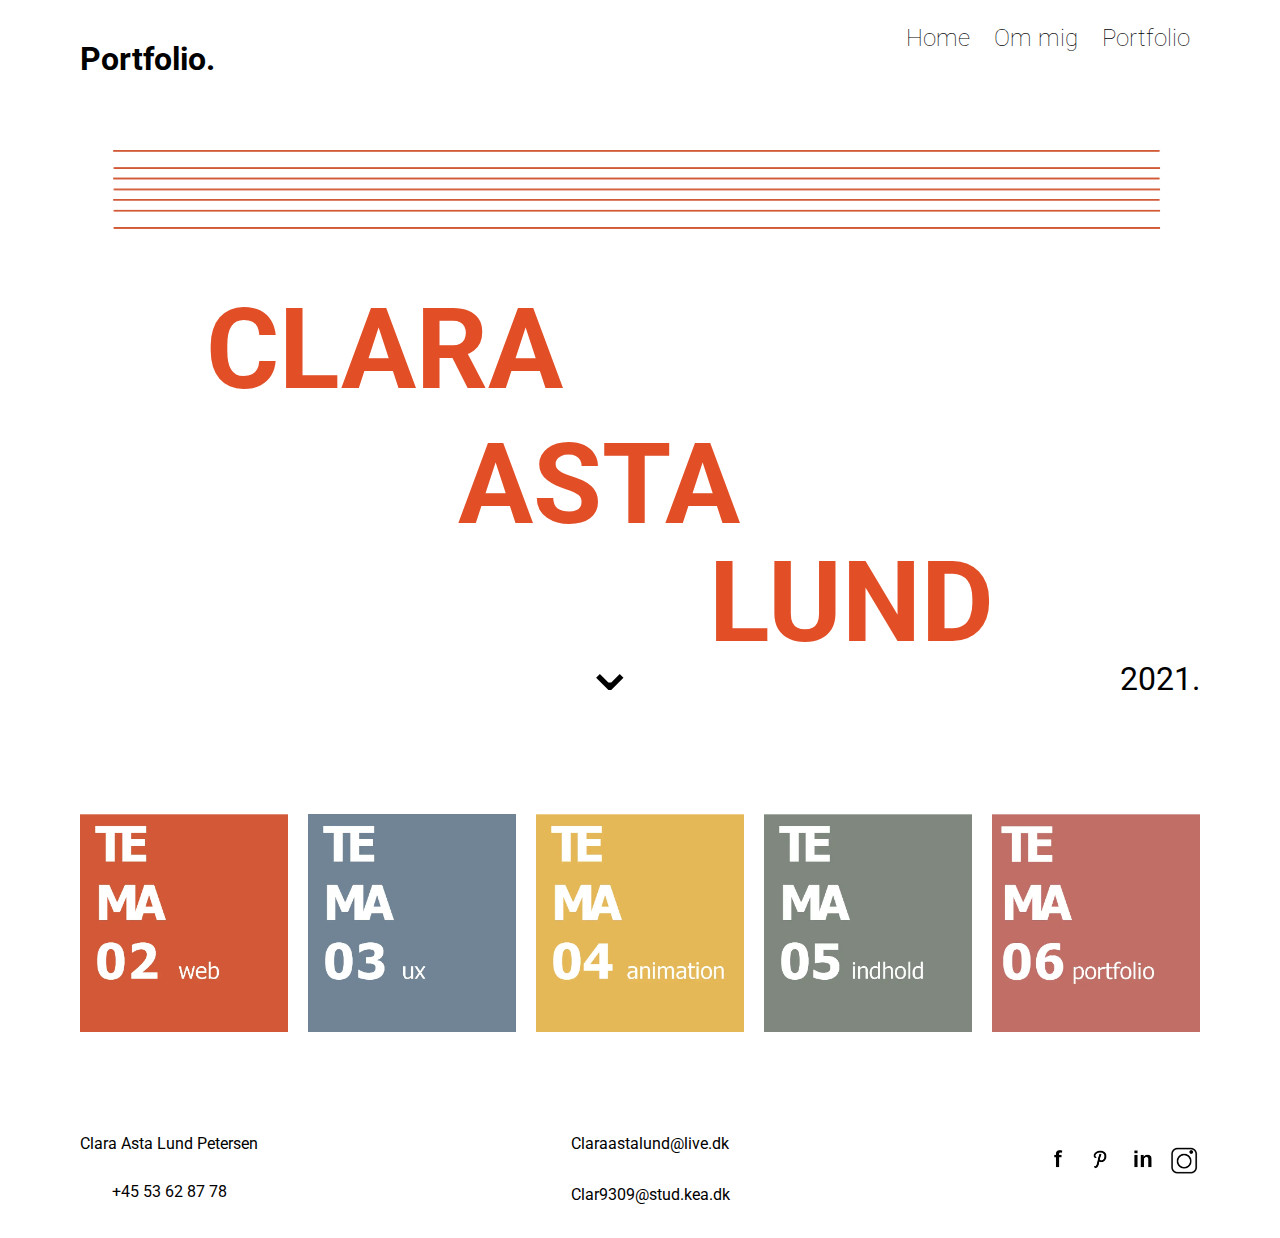
<file: index.html>
<!DOCTYPE html>
<html lang="en">
  <head>
    <meta charset="UTF-8" />
    <meta http-equiv="X-UA-Compatible" content="IE=edge" />
    <meta name="viewport" content="width=device-width, initial-scale=1.0" />
    <meta
      name="keywords"
      content="multimediedesigner, kea, københavns erhvervsøkonomi, portfolio, refleksioner, om mig, test, website"
    />
    <link rel="preconnect" href="https://fonts.gstatic.com" />
    <link
      href="https://fonts.googleapis.com/css2?family=Roboto:ital,wght@0,100;0,400;0,900;1,300&display=swap"
      rel="stylesheet"
    />
    <link rel="stylesheet" href="style.css" />
    <link rel="icon" href="home_img/ikon.svg" />

    <title>Home</title>
  </head>
  <body>
    <header>
      <a href="index.html"> <h3>Portfolio.</h3></a>
      <nav>
        <div id="menuknap">☰</div>
        <ul id="menu" class="hidden">
          <li><a href="index.html">Home</a></li>
          <li><a href="cv.html">Om mig</a></li>
          <li><a href="portfolio.html">Portfolio</a></li>
        </ul>
      </nav>
    </header>
    <main>
      <section id="home_section">
        <h1 class="h1_1">CLARA</h1>

        <h1 class="h1_2">ASTA</h1>

        <h1 class="h1_3">LUND</h1>

        <p class="intro">2021.</p>
        <a href="#genveje_img"> <div class="pil_ned">⌄</div></a>
      </section>
      <section id="genveje_img">
        <div class="section_wrapper">
          <div class="tema2">
            <a href="02_web.html">
              <img src="portfolio_img/tema2.webp" alt="tema" />
            </a>
          </div>

          <div class="tema3">
            <a href="03_ux.html">
              <img src="portfolio_img/tema3.webp" alt="tema" />
            </a>
          </div>
          <div class="tema4">
            <a href="04_animation.html">
              <img src="portfolio_img/tema4.webp" alt="tema" />
            </a>
          </div>
          <div class="tema5">
            <a href="05_indhold.html">
              <img src="portfolio_img/tema5.webp" alt="tema" />
            </a>
          </div>
          <div class="tema6">
            <a href="06_portfolio.html">
              <img src="portfolio_img/tema6.webp" alt="tema" />
            </a>
          </div>
        </div>
      </section>
    </main>

    <section id="footer">
      <div class="telefon">
        <p>Clara Asta Lund Petersen</p>
        <p>
          <a href="tel:+4553628778">+45 53 62 87 78</a>
        </p>
      </div>

      <div class="mail">
        <p>
          <a href="mailto:claraastalund@live.dk">Claraastalund@live.dk</a>
        </p>
        <p>
          <a href="mailto:clar9309@stud.kea.dk">Clar9309@stud.kea.dk</a>
        </p>
      </div>

      <div class="sociale_medier">
        <div class="facebook">
          <a href="https://www.facebook.com/clara.lundpetersen.5">
            <img src="home_img/facebook.png" alt="facebook" />
          </a>
        </div>

        <div class="pinterest">
          <a href="https://www.pinterest.dk/claraastalund/_saved/">
            <img src="home_img/pinterest.png" alt="pinterest" />
          </a>
        </div>
        <div class="linkedin">
          <a href="https://www.linkedin.com/feed/">
            <img src="home_img/linkedin.png" alt="linkedin"
          /></a>
        </div>
        <div class="instagram">
          <a href="https://www.instagram.com/claralundp/">
            <img src="home_img/instagram.png" alt="instagram" />
          </a>
        </div>
      </div>
    </section>

    <script src="script.js"></script>
  </body>
</html>
</file>
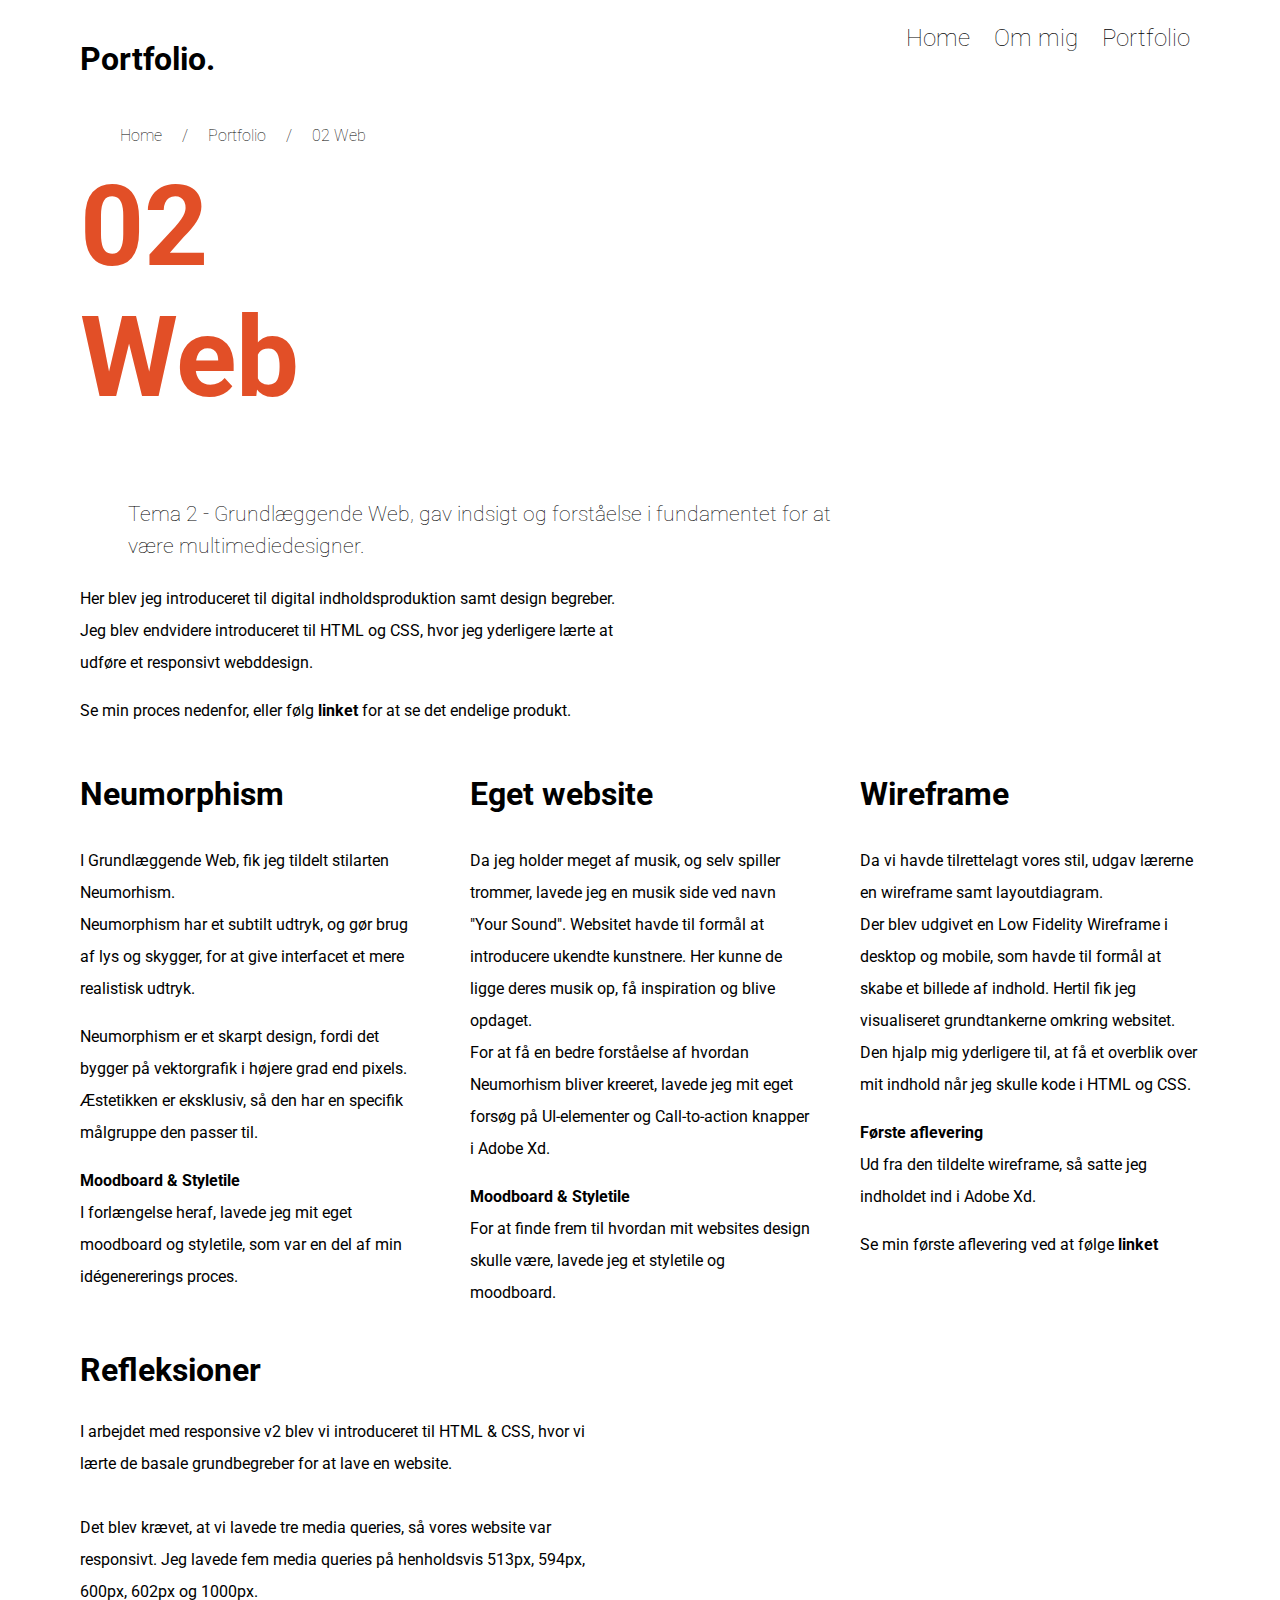
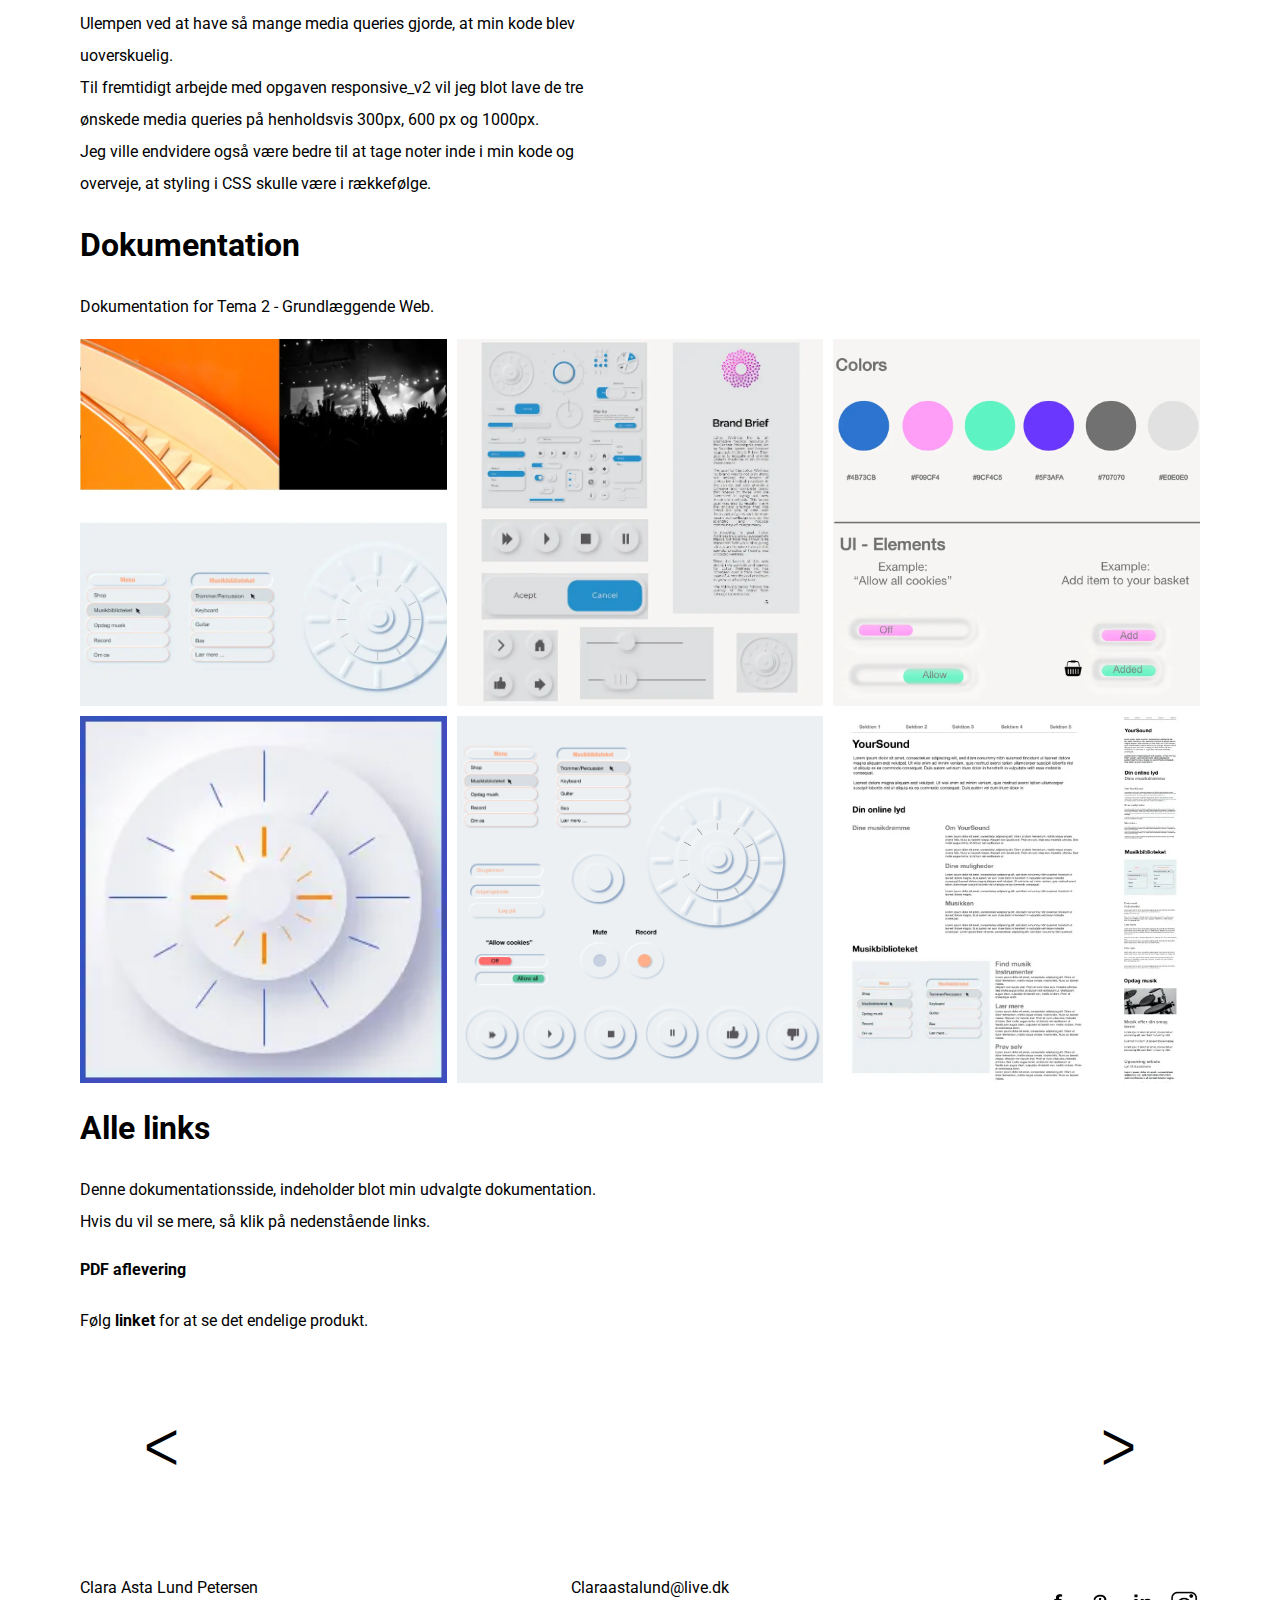
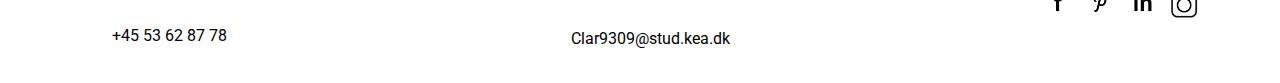
<file: 02_web.html>
<!DOCTYPE html>
<html lang="en">
  <head>
    <meta charset="UTF-8" />
    <meta http-equiv="X-UA-Compatible" content="IE=edge" />
    <meta name="viewport" content="width=device-width, initial-scale=1.0" />

    <meta
      name="keywords"
      content="multimediedesigner, kea, københavns erhvervsøkonomi, portfolio, refleksioner, om mig, test, website"
    />
    <link rel="preconnect" href="https://fonts.gstatic.com" />
    <link
      href="https://fonts.googleapis.com/css2?family=Roboto:ital,wght@0,100;0,400;0,900;1,300&display=swap"
      rel="stylesheet"
    />
    <link rel="stylesheet" href="style.css" />
    <link rel="icon" href="home_img/ikon.svg" />
    <title>02 Web</title>
  </head>
  <body>
    <header>
      <a href="index.html"> <h3>Portfolio.</h3></a>

      <nav>
        <div id="menuknap">☰</div>
        <ul id="menu" class="hidden">
          <li><a href="index.html">Home</a></li>
          <li><a href="cv.html">Om mig</a></li>
          <li><a href="portfolio.html">Portfolio</a></li>
        </ul>
      </nav>
    </header>
    <main>
      <section id="web_section">
        <ul class="breadcrumb">
          <li><a href="index.html">Home</a></li>
          <li><a href="portfolio.html">Portfolio</a></li>
          <li>02 Web</li>
        </ul>
        <h1>02 <br />Web</h1>
        <p class="citat">
          Tema 2 - Grundlæggende Web, gav indsigt og forståelse i fundamentet
          for at være multimediedesigner.
        </p>
        <p>
          Her blev jeg introduceret til digital indholdsproduktion samt design
          begreber. <br />
          Jeg blev endvidere introduceret til HTML og CSS, hvor jeg yderligere
          lærte at udføre et responsivt webddesign.
        </p>

        <p>
          <a href="https://claralund.dk/kea/02_web/04_responsive/responsive_v2/"
            >Se min proces nedenfor, eller følg <b>linket</b> for at se det
            endelige produkt.</a
          >
        </p>

        <div class="section_wrapper">
          <div class="col">
            <div class="top">
              <h3>Neumorphism</h3>
              <p>
                I Grundlæggende Web, fik jeg tildelt stilarten Neumorhism.
                <br />
                Neumorphism har et subtilt udtryk, og gør brug af lys og
                skygger, for at give interfacet et mere realistisk udtryk.
              </p>
              <p>
                Neumorphism er et skarpt design, fordi det bygger på
                vektorgrafik i højere grad end pixels. Æstetikken er eksklusiv,
                så den har en specifik målgruppe den passer til.
              </p>

              <p>
                <b>Moodboard & Styletile</b> <br />
                I forlængelse heraf, lavede jeg mit eget moodboard og styletile,
                som var en del af min idégenererings proces.
              </p>
            </div>
          </div>
          <div class="col">
            <div class="top">
              <h3>Eget website</h3>
              <p>
                Da jeg holder meget af musik, og selv spiller trommer, lavede
                jeg en musik side ved navn "Your Sound". Websitet havde til
                formål at introducere ukendte kunstnere. Her kunne de ligge
                deres musik op, få inspiration og blive opdaget. <br />
                For at få en bedre forståelse af hvordan Neumorhism bliver
                kreeret, lavede jeg mit eget forsøg på UI-elementer og
                Call-to-action knapper i Adobe Xd.
              </p>

              <p>
                <b>Moodboard & Styletile</b> <br />
                For at finde frem til hvordan mit websites design skulle være,
                lavede jeg et styletile og moodboard.
              </p>
            </div>
          </div>
          <div class="col">
            <div class="top">
              <h3>Wireframe</h3>
              <p>
                Da vi havde tilrettelagt vores stil, udgav lærerne en wireframe
                samt layoutdiagram. <br />
                Der blev udgivet en Low Fidelity Wireframe i desktop og mobile,
                som havde til formål at skabe et billede af indhold. Hertil fik
                jeg visualiseret grundtankerne omkring websitet. Den hjalp mig
                yderligere til, at få et overblik over mit indhold når jeg
                skulle kode i HTML og CSS.
              </p>

              <p>
                <b>Første aflevering</b> <br />
                Ud fra den tildelte wireframe, så satte jeg indholdet ind i
                Adobe Xd.
              </p>
              <p>
                <a
                  href="https://xd.adobe.com/view/f529b0e8-a034-4924-8332-1affce6744f2-a07a/?fullscreen"
                  >Se min første aflevering ved at følge <b>linket</b>
                </a>
              </p>
            </div>
          </div>
        </div>
      </section>

      <!-- Reflektioner -->

      <section id="refleksion_section">
        <h2>Refleksioner</h2>
        <p>
          I arbejdet med responsive v2 blev vi introduceret til HTML & CSS, hvor
          vi lærte de basale grundbegreber for at lave en website. <br />
          <br />
          Det blev krævet, at vi lavede tre media queries, så vores website var
          responsivt. Jeg lavede fem media queries på henholdsvis 513px, 594px,
          600px, 602px og 1000px. <br />
          Ulempen ved at have så mange media queries gjorde, at min kode blev
          uoverskuelig. <br />
          Til fremtidigt arbejde med opgaven responsive_v2 vil jeg blot lave de
          tre ønskede media queries på henholdsvis 300px, 600 px og 1000px.
          <br />
          Jeg ville endvidere også være bedre til at tage noter inde i min kode
          og overveje, at styling i CSS skulle være i rækkefølge.
        </p>
      </section>

      <!-- Dokumentation -->

      <section id="doku_section">
        <h2>Dokumentation</h2>
        <p>Dokumentation for Tema 2 - Grundlæggende Web.</p>
        <div class="section_wrapper">
          <div class="doku1">
            <img
              src="02_web/moodboard_ys_02.webp"
              alt="img1"
              style="width: 100%"
            />
          </div>
          <div class="doku2">
            <img
              src="02_web/02_moodboard.webp"
              alt="img1"
              style="width: 100%"
            />
          </div>
          <div class="doku3">
            <img
              src="02_web/02_styletile.webp"
              alt="img2"
              style="width: 100%"
            />
          </div>
          <div class="doku4">
            <img src="02_web/ikon_02.webp" alt="img3" style="width: 100%" />
          </div>
          <div class="doku5">
            <img src="02_web/ui_02.webp" alt="img4" style="width: 100%" />
          </div>
          <div class="doku6">
            <img
              src="02_web/wireframe_02.webp"
              alt="img5"
              style="width: 100%"
            />
          </div>
        </div>
      </section>

      <section id="links">
        <h2>Alle links</h2>
        <p>
          Denne dokumentationsside, indeholder blot min udvalgte dokumentation.
          Hvis du vil se mere, så klik på nedenstående links.
        </p>

        <p>
          <a
            href="https://xd.adobe.com/view/f529b0e8-a034-4924-8332-1affce6744f2-a07a/?fullscreen"
            ><b>PDF aflevering</b></a
          >
        </p>
        <p>
          <a href="https://claralund.dk/kea/02_web/04_responsive/responsive_v2/"
            >Følg <b>linket</b> for at se det endelige produkt.</a
          >
        </p>
      </section>

      <section id="side_skift">
        <a href="portfolio.html">ᐸ</a>
        <a href="03_ux.html">ᐳ</a>
      </section>

      <section id="footer">
        <div class="telefon">
          <p>Clara Asta Lund Petersen</p>
          <p>
            <a href="tel:+4553628778">+45 53 62 87 78</a>
          </p>
        </div>

        <div class="mail">
          <p>
            <a href="mailto:claraastalund@live.dk">Claraastalund@live.dk</a>
          </p>
          <p>
            <a href="mailto:clar9309@stud.kea.dk">Clar9309@stud.kea.dk</a>
          </p>
        </div>

        <div class="sociale_medier">
          <div class="facebook">
            <a href="https://www.facebook.com/clara.lundpetersen.5">
              <img src="home_img/facebook.png" alt="facebook" />
            </a>
          </div>

          <div class="pinterest">
            <a href="https://www.pinterest.dk/claraastalund/_saved/">
              <img src="home_img/pinterest.png" alt="pinterest" />
            </a>
          </div>
          <div class="linkedin">
            <a href="https://www.linkedin.com/feed/">
              <img src="home_img/linkedin.png" alt="linkedin"
            /></a>
          </div>
          <div class="instagram">
            <a href="https://www.instagram.com/claralundp/">
              <img src="home_img/instagram.png" alt="instagram" />
            </a>
          </div>
        </div>
      </section>
    </main>
    <script src="script.js"></script>
  </body>
</html>
</file>
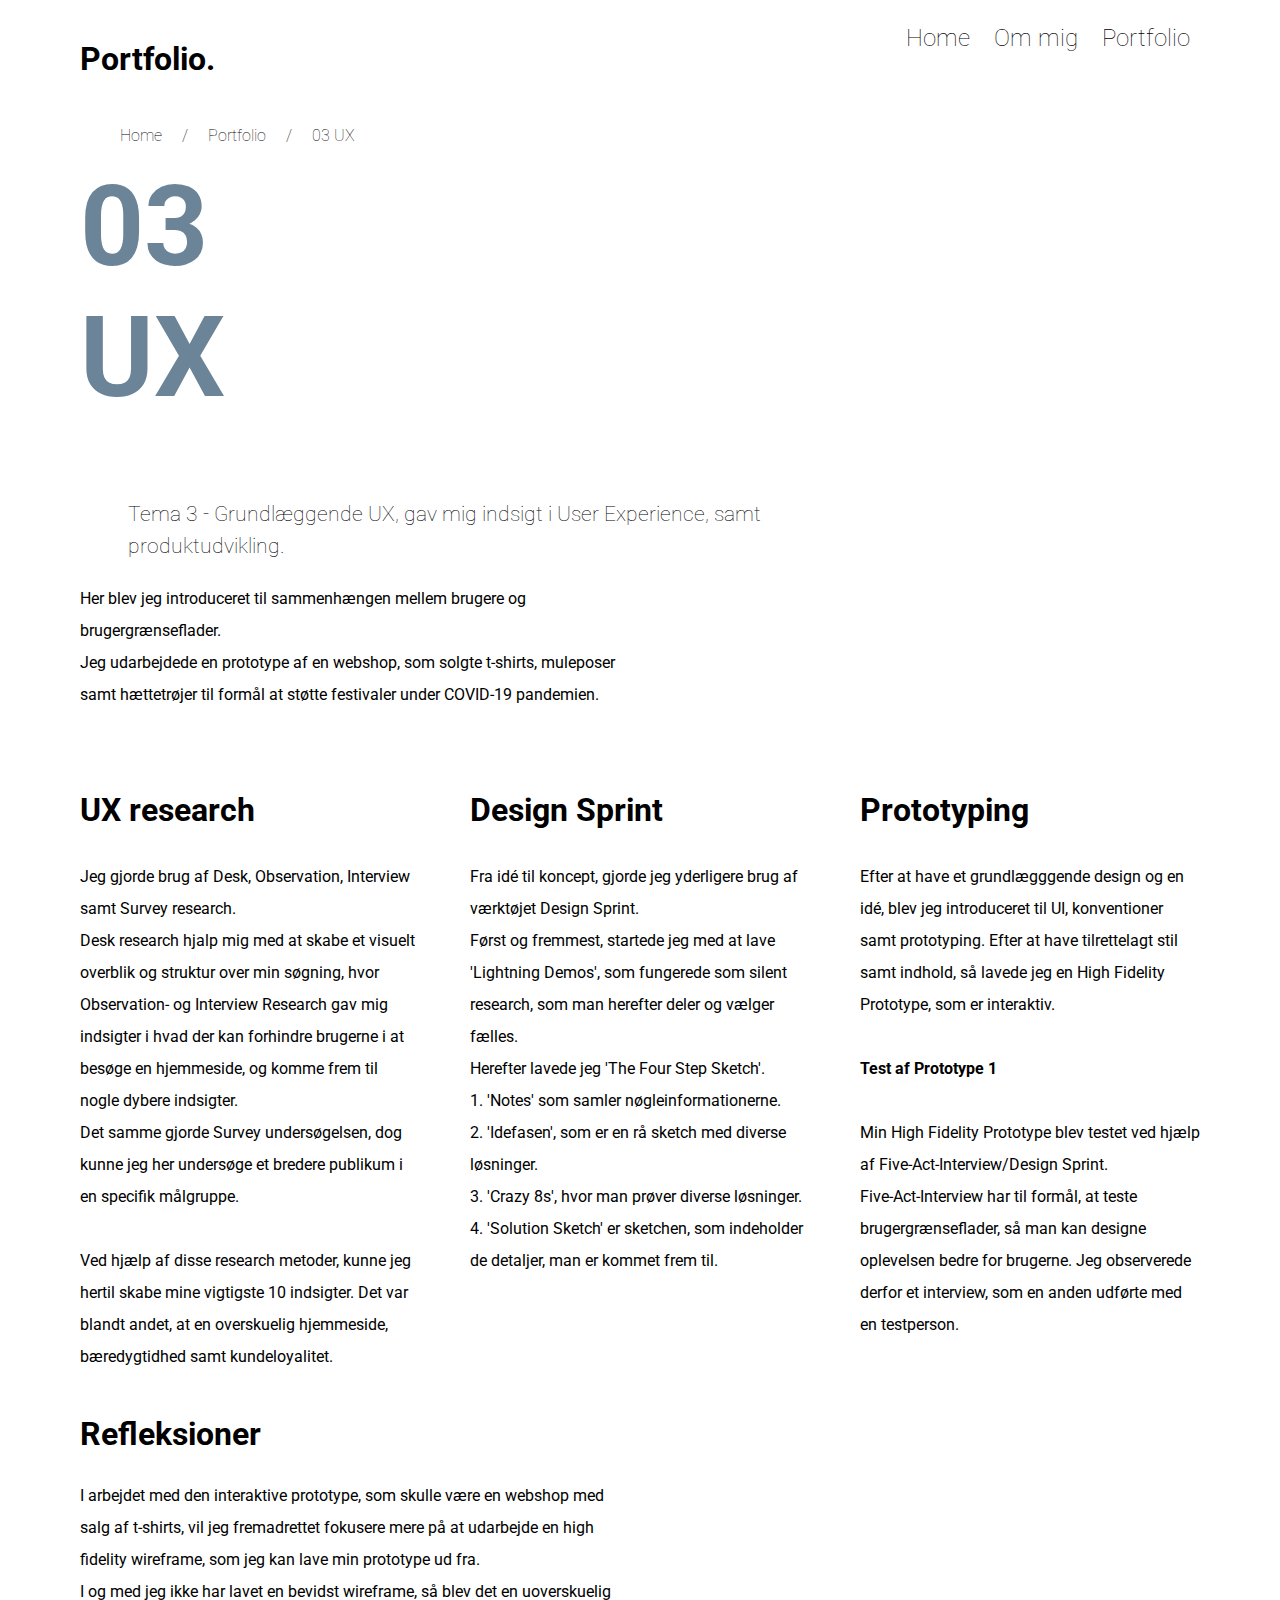
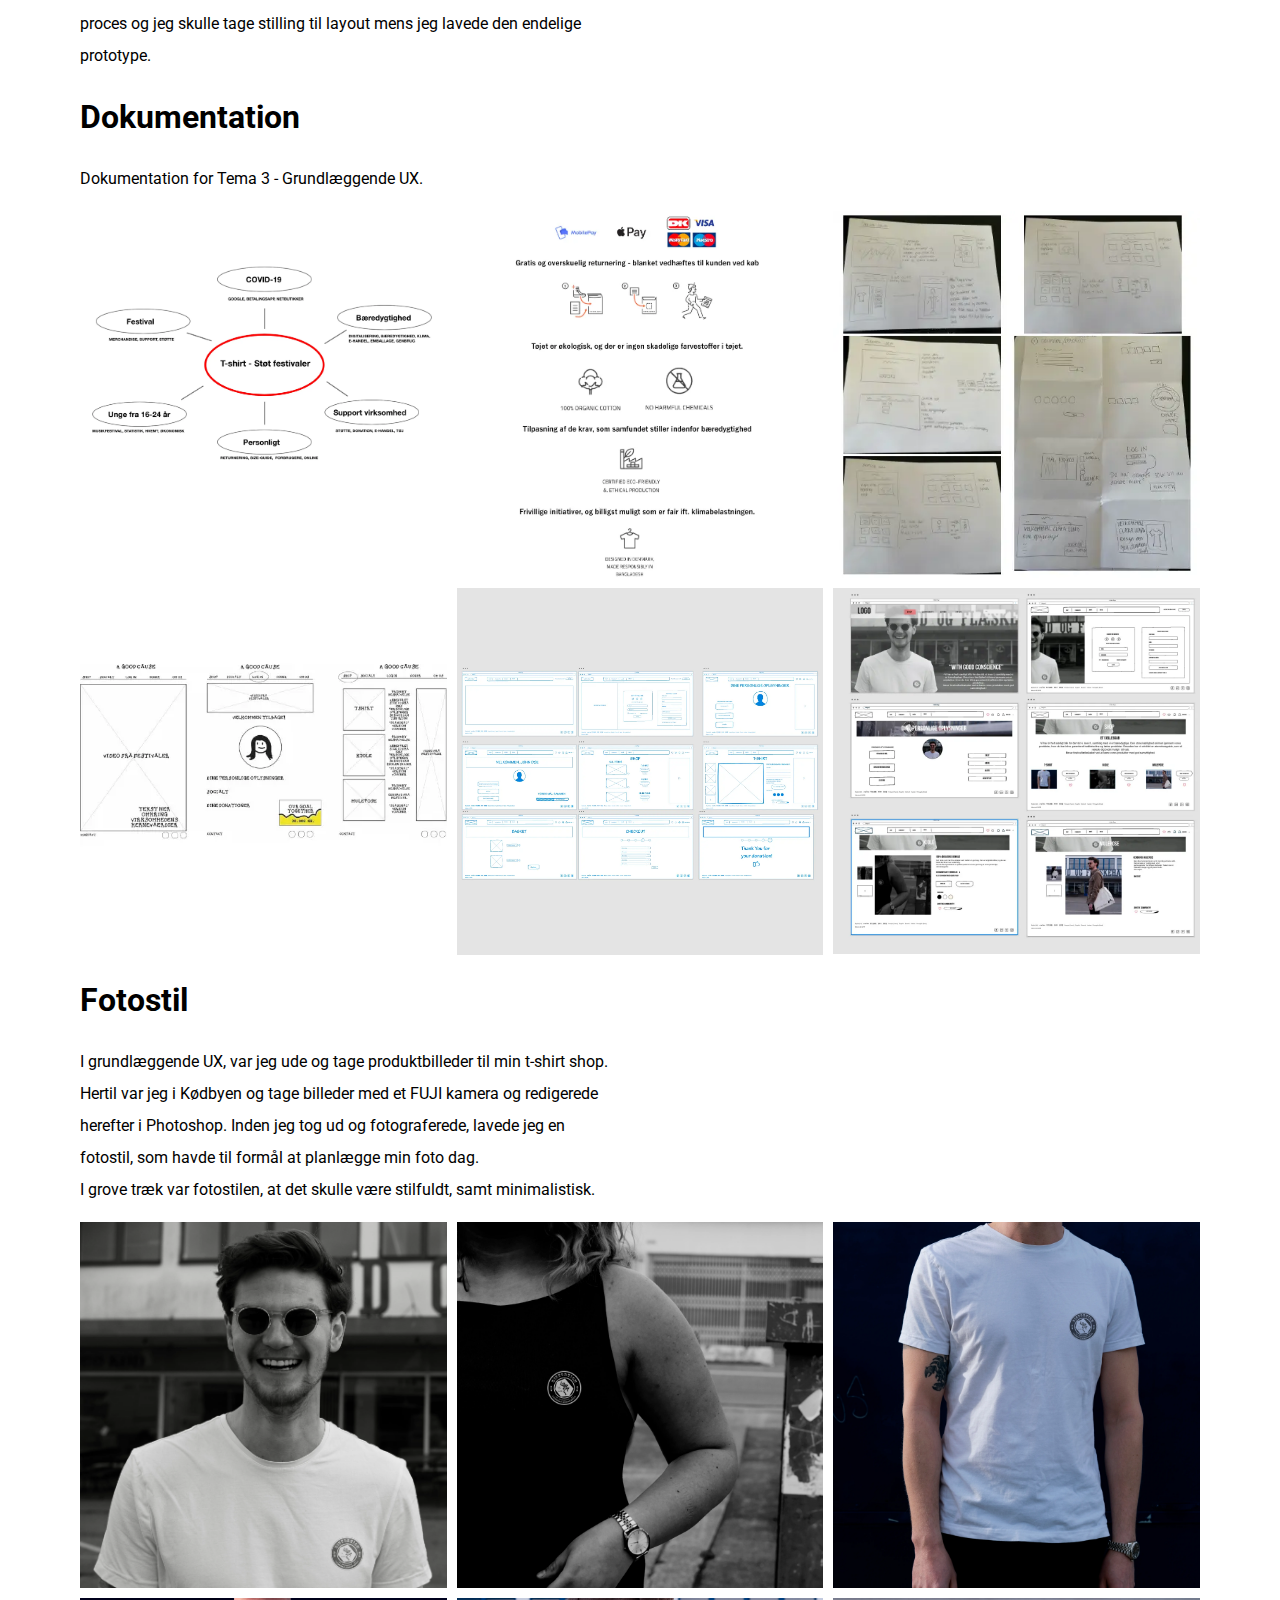
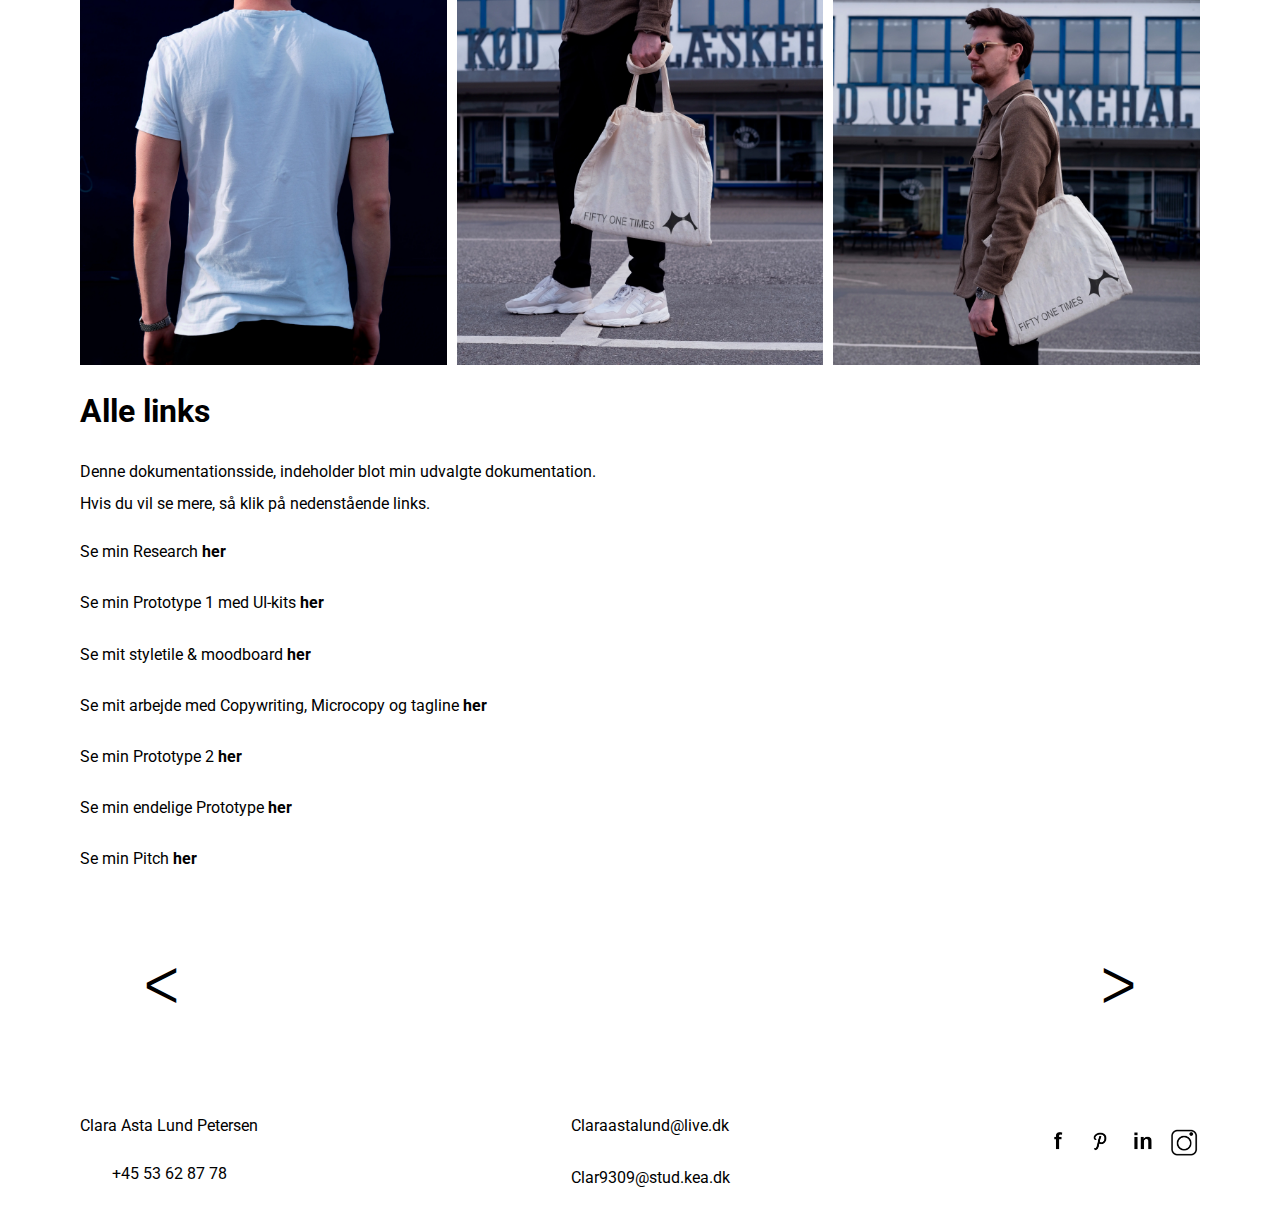
<file: 03_ux.html>
<!DOCTYPE html>
<html lang="en">
  <head>
    <meta charset="UTF-8" />
    <meta http-equiv="X-UA-Compatible" content="IE=edge" />
    <meta name="viewport" content="width=device-width, initial-scale=1.0" />
    <link rel="preconnect" href="https://fonts.gstatic.com" />
    <link
      href="https://fonts.googleapis.com/css2?family=Roboto:ital,wght@0,100;0,400;0,900;1,300&display=swap"
      rel="stylesheet"
    />
    <meta
      name="keywords"
      content="multimediedesigner, kea, københavns erhvervsøkonomi, portfolio, refleksioner, om mig, test, website"
    />
    <link rel="stylesheet" href="style.css" />
    <link rel="icon" href="home_img/ikon.svg" />
    <title>03 UX</title>
  </head>
  <body>
    <header>
      <a href="index.html"> <h3>Portfolio.</h3></a>

      <nav>
        <div id="menuknap">☰</div>
        <ul id="menu" class="hidden">
          <li><a href="index.html">Home</a></li>
          <li><a href="cv.html">Om mig</a></li>
          <li><a href="portfolio.html">Portfolio</a></li>
        </ul>
      </nav>
    </header>
    <main>
      <section id="ux_section">
        <ul class="breadcrumb">
          <li><a href="index.html">Home</a></li>
          <li><a href="portfolio.html">Portfolio</a></li>
          <li>03 UX</li>
        </ul>
        <h1>03 <br />UX</h1>

        <p class="citat">
          Tema 3 - Grundlæggende UX, gav mig indsigt i User Experience, samt
          produktudvikling.
        </p>
        <p>
          Her blev jeg introduceret til sammenhængen mellem brugere og
          brugergrænseflader.
          <br />
          Jeg udarbejdede en prototype af en webshop, som solgte t-shirts,
          muleposer samt hættetrøjer til formål at støtte festivaler under
          COVID-19 pandemien.
          <br />
          <br />
        </p>

        <div class="section_wrapper">
          <div class="col">
            <div class="top">
              <h3>UX research</h3>
              <p>
                Jeg gjorde brug af Desk, Observation, Interview samt Survey
                research. <br />
                Desk research hjalp mig med at skabe et visuelt overblik og
                struktur over min søgning, hvor Observation- og Interview
                Research gav mig indsigter i hvad der kan forhindre brugerne i
                at besøge en hjemmeside, og komme frem til nogle dybere
                indsigter.
                <br />
                Det samme gjorde Survey undersøgelsen, dog kunne jeg her
                undersøge et bredere publikum i en specifik målgruppe. <br />
                <br />
                Ved hjælp af disse research metoder, kunne jeg hertil skabe mine
                vigtigste 10 indsigter. Det var blandt andet, at en overskuelig
                hjemmeside, bæredygtidhed samt kundeloyalitet.
              </p>
            </div>
          </div>

          <div class="col">
            <div class="top">
              <h3>Design Sprint</h3>
              <p>
                Fra idé til koncept, gjorde jeg yderligere brug af værktøjet
                Design Sprint. <br />
                Først og fremmest, startede jeg med at lave 'Lightning Demos',
                som fungerede som silent research, som man herefter deler og
                vælger fælles. <br />
                Herefter lavede jeg 'The Four Step Sketch'.
                <br />
                1. 'Notes' som samler nøgleinformationerne. <br />
                2. 'Idefasen', som er en rå sketch med diverse løsninger. <br />
                3. 'Crazy 8s', hvor man prøver diverse løsninger. <br />
                4. 'Solution Sketch' er sketchen, som indeholder de detaljer,
                man er kommet frem til.
              </p>
            </div>
          </div>
          <div class="col">
            <div class="top">
              <h3>Prototyping</h3>
              <p>
                Efter at have et grundlægggende design og en idé, blev jeg
                introduceret til UI, konventioner samt prototyping. Efter at
                have tilrettelagt stil samt indhold, så lavede jeg en High
                Fidelity Prototype, som er interaktiv. <br />
                <br />
                <b>Test af Prototype 1</b>
                <br />
                <br />
                Min High Fidelity Prototype blev testet ved hjælp af
                Five-Act-Interview/Design Sprint. <br />
                Five-Act-Interview har til formål, at teste brugergrænseflader,
                så man kan designe oplevelsen bedre for brugerne. Jeg
                observerede derfor et interview, som en anden udførte med en
                testperson.
              </p>
            </div>
          </div>
        </div>
      </section>

      <!-- Reflektioner -->

      <section id="refleksion_section">
        <h2>Refleksioner</h2>
        <p>
          I arbejdet med den interaktive prototype, som skulle være en webshop
          med salg af t-shirts, vil jeg fremadrettet fokusere mere på at
          udarbejde en high fidelity wireframe, som jeg kan lave min prototype
          ud fra. <br />
          I og med jeg ikke har lavet en bevidst wireframe, så blev det en
          uoverskuelig proces og jeg skulle tage stilling til layout mens jeg
          lavede den endelige prototype.
        </p>
      </section>

      <!-- Dokumentation -->

      <section id="doku_section">
        <h2>Dokumentation</h2>
        <p>Dokumentation for Tema 3 - Grundlæggende UX.</p>
        <div class="section_wrapper">
          <div class="doku1">
            <img
              src="03_ux/dokumentation/research.webp"
              alt="img1"
              style="width: 100%"
            />
          </div>
          <div class="doku2">
            <img
              src="03_ux/dokumentation/research2.webp"
              alt="img1"
              style="width: 100%"
            />
          </div>
          <div class="doku3">
            <img
              src="03_ux/dokumentation/foursteps.webp"
              alt="img2"
              style="width: 100%"
            />
          </div>
          <div class="doku4">
            <img
              src="03_ux/dokumentation/solution.webp"
              alt="img3"
              style="width: 100%"
            />
          </div>
          <div class="doku5">
            <img
              src="03_ux/dokumentation/ui_prototype.webp"
              alt="img4"
              style="width: 100%"
            />
          </div>
          <div class="doku6">
            <img
              src="03_ux/dokumentation/prototype2.webp"
              alt="img5"
              style="width: 100%"
            />
          </div>
        </div>
      </section>

      <section id="produkt_img">
        <h2>Fotostil</h2>
        <p>
          I grundlæggende UX, var jeg ude og tage produktbilleder til min
          t-shirt shop. Hertil var jeg i Kødbyen og tage billeder med et FUJI
          kamera og redigerede herefter i Photoshop. Inden jeg tog ud og
          fotograferede, lavede jeg en fotostil, som havde til formål at
          planlægge min foto dag. <br />
          I grove træk var fotostilen, at det skulle være stilfuldt, samt
          minimalistisk.
        </p>
        <div class="section_wrapper">
          <div class="produkt1">
            <img
              src="03_ux/produktbilleder/gladmedtshirtsorthvid.webp"
              alt="img1"
              style="width: 100%"
            />
          </div>
          <div class="produkt2">
            <img
              src="03_ux/produktbilleder/girl.webp"
              alt="img1"
              style="width: 100%"
            />
          </div>
          <div class="produkt3">
            <img
              src="03_ux/produktbilleder/front.webp"
              alt="img2"
              style="width: 100%"
            />
          </div>
          <div class="produkt4">
            <img
              src="03_ux/produktbilleder/back.webp"
              alt="img3"
              style="width: 100%"
            />
          </div>
          <div class="produkt5">
            <img
              src="03_ux/produktbilleder/net.webp"
              alt="img4"
              style="width: 100%"
            />
          </div>
          <div class="produkt6">
            <img
              src="03_ux/produktbilleder/taske.webp"
              alt="img5"
              style="width: 100%"
            />
          </div>
        </div>
      </section>

      <section id="links">
        <div class="col_tekst">
          <h2>Alle links</h2>
          <p>
            Denne dokumentationsside, indeholder blot min udvalgte
            dokumentation. Hvis du vil se mere, så klik på nedenstående links.
          </p>
        </div>
        <p>
          <a
            href="https://xd.adobe.com/view/b467d8ec-075a-41ce-b8d9-bfe7dfafdc1a-e134/?fullscreen"
            >Se min Research <b>her</b>
          </a>
        </p>

        <p>
          <a
            href="https://xd.adobe.com/view/89e8d547-aeb0-46c8-8d7b-dfd36f9df263-dcbb/?fullscreen"
            >Se min Prototype 1 med UI-kits <b>her</b>
          </a>
        </p>
        <p>
          <a
            href="https://xd.adobe.com/view/14cd5971-752e-42ea-99aa-54af371c91f8-419e/?fullscreen"
            >Se mit styletile & moodboard <b>her</b>
          </a>
        </p>
        <p>
          <a
            href="https://xd.adobe.com/view/a044b436-f8ad-41d0-8bcb-34c1d06de15b-f517/?fullscreen"
            >Se mit arbejde med Copywriting, Microcopy og tagline <b>her</b>
          </a>
        </p>

        <p>
          <a
            href="https://xd.adobe.com/view/2ad303fb-e861-458d-9853-9b85f5ccd0e0-7f80/?fullscreen&hints=off"
            >Se min Prototype 2 <b>her</b>
          </a>
        </p>

        <p>
          <a
            href="https://xd.adobe.com/view/96373e8f-c84c-484f-9ed0-98a056d94a9a-c364/?fullscreen&hints=off"
            >Se min endelige Prototype <b>her</b>
          </a>
        </p>

        <p>
          <a
            href="https://xd.adobe.com/view/4e9ce96f-1fba-4279-8260-c9a9dfcb6d87-1bcf/?fullscreen"
            >Se min Pitch <b>her</b></a
          >
        </p>
      </section>

      <section id="side_skift">
        <a href="02_web.html">ᐸ</a>
        <a href="04_animation.html">ᐳ</a>
      </section>
      <section id="footer">
        <div class="telefon">
          <p>Clara Asta Lund Petersen</p>
          <p>
            <a href="tel:+4553628778">+45 53 62 87 78</a>
          </p>
        </div>

        <div class="mail">
          <p>
            <a href="mailto:claraastalund@live.dk">Claraastalund@live.dk</a>
          </p>
          <p>
            <a href="mailto:clar9309@stud.kea.dk">Clar9309@stud.kea.dk</a>
          </p>
        </div>

        <div class="sociale_medier">
          <div class="facebook">
            <a href="https://www.facebook.com/clara.lundpetersen.5">
              <img src="home_img/facebook.png" alt="facebook" />
            </a>
          </div>

          <div class="pinterest">
            <a href="https://www.pinterest.dk/claraastalund/_saved/">
              <img src="home_img/pinterest.png" alt="pinterest" />
            </a>
          </div>
          <div class="linkedin">
            <a href="https://www.linkedin.com/feed/">
              <img src="home_img/linkedin.png" alt="linkedin"
            /></a>
          </div>
          <div class="instagram">
            <a href="https://www.instagram.com/claralundp/">
              <img src="home_img/instagram.png" alt="instagram" />
            </a>
          </div>
        </div>
      </section>
    </main>
    <script src="script.js"></script>
  </body>
</html>
</file>
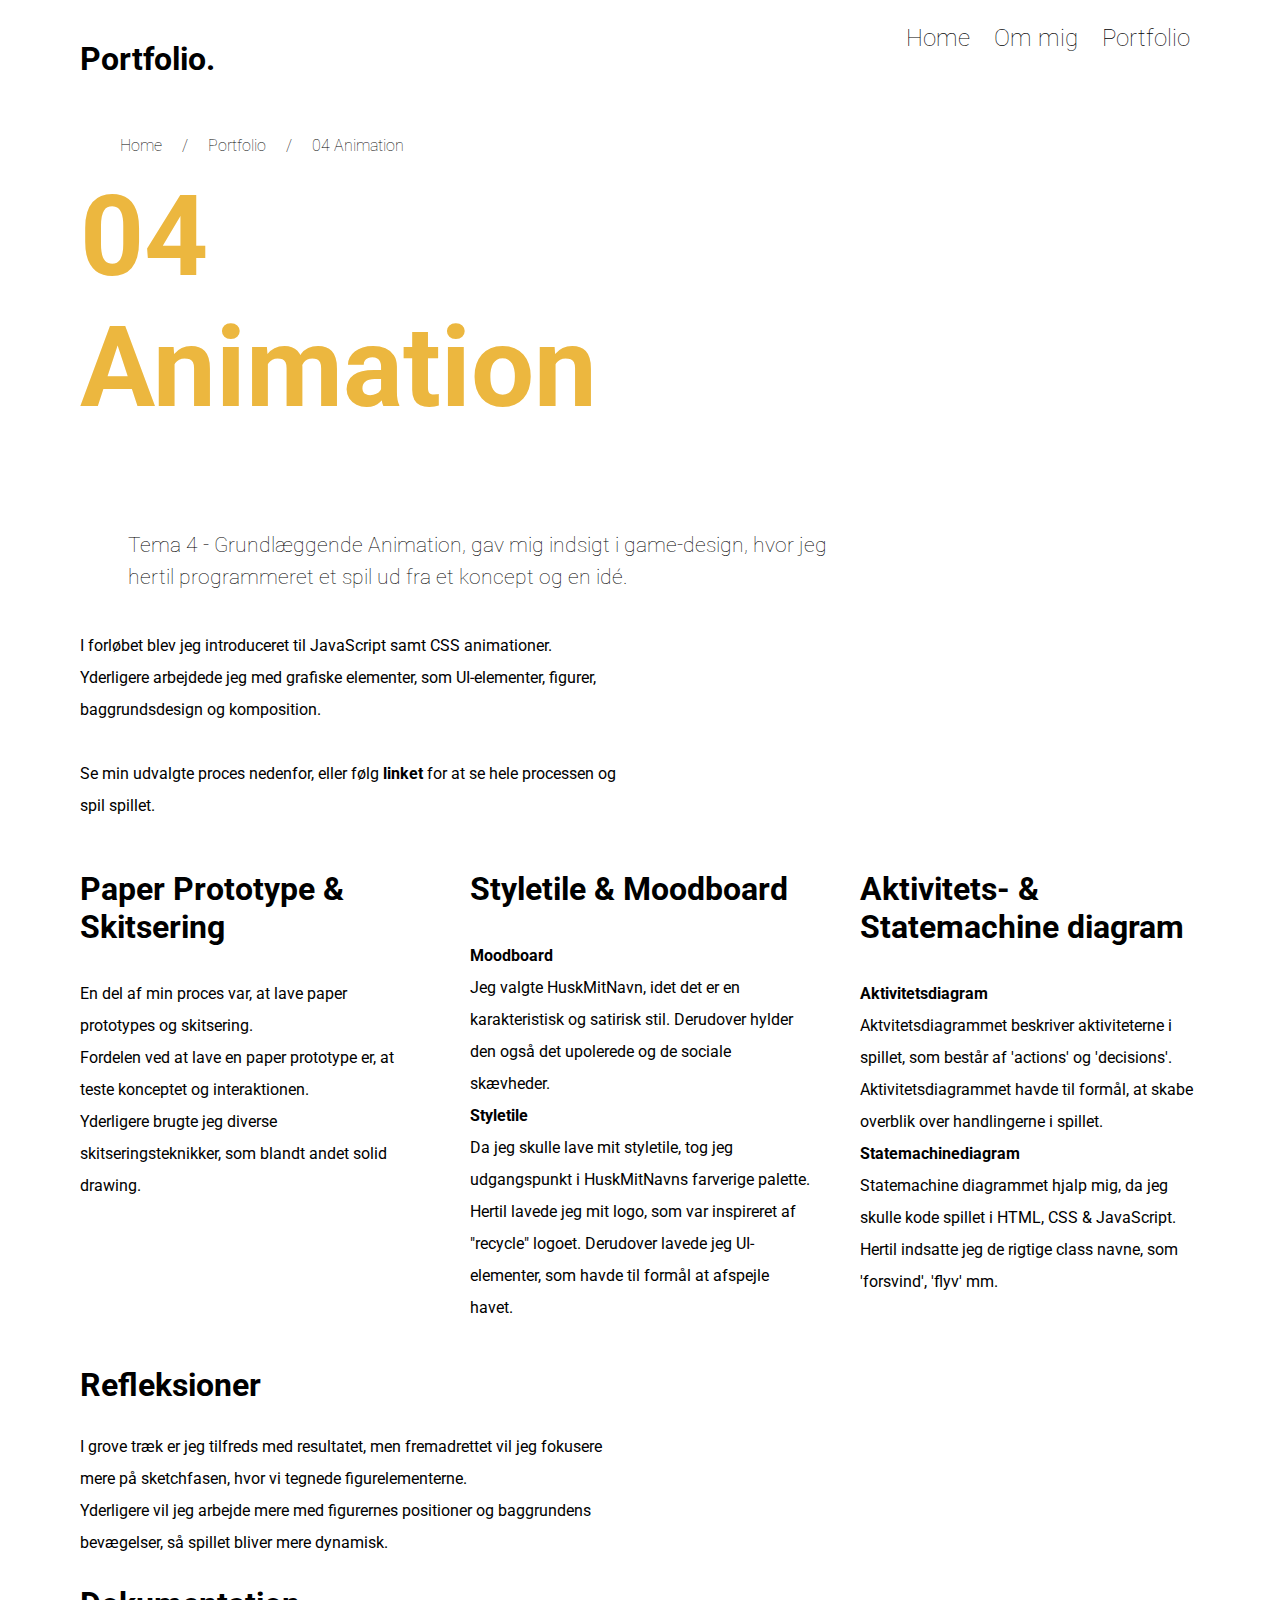
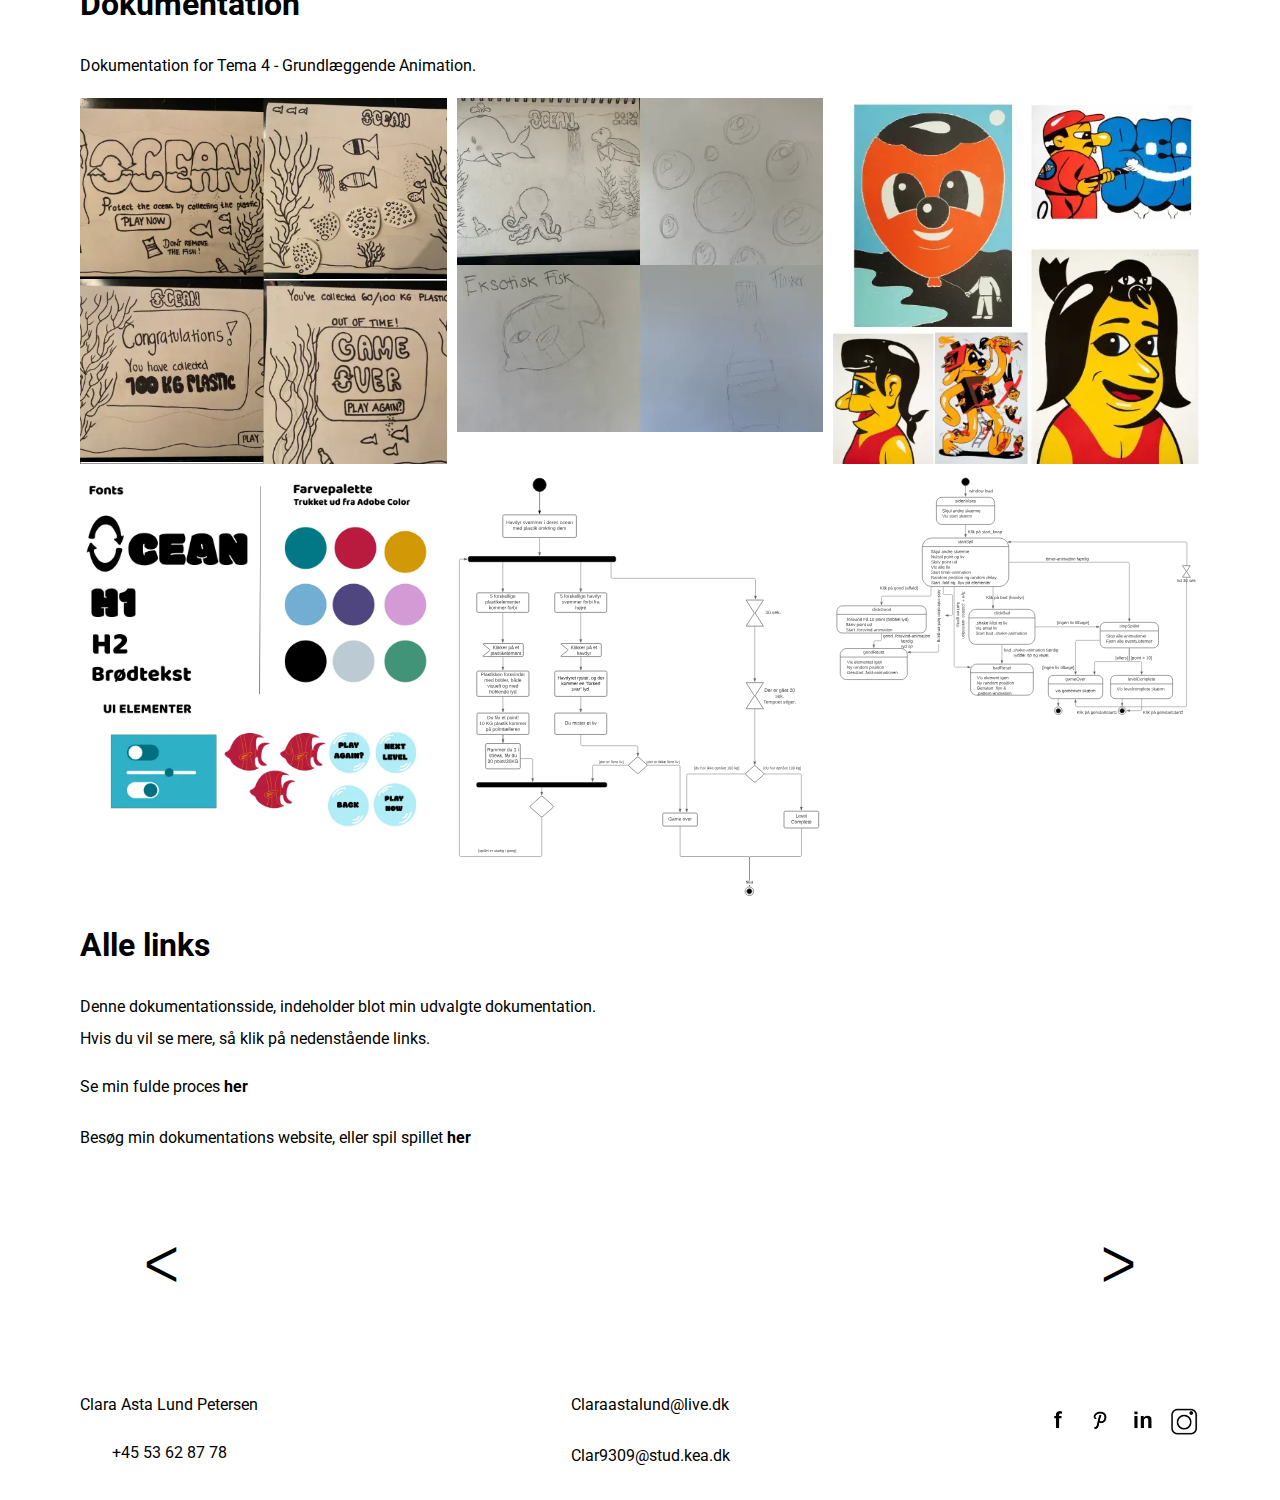
<file: 04_animation.html>
<!DOCTYPE html>
<html lang="en">
  <head>
    <meta charset="UTF-8" />
    <meta http-equiv="X-UA-Compatible" content="IE=edge" />
    <meta name="viewport" content="width=device-width, initial-scale=1.0" />
    <link rel="preconnect" href="https://fonts.gstatic.com" />
    <meta
      name="keywords"
      content="multimediedesigner, kea, københavns erhvervsøkonomi, portfolio, refleksioner, om mig, test, website"
    />
    <link
      href="https://fonts.googleapis.com/css2?family=Roboto:ital,wght@0,100;0,400;0,900;1,300&display=swap"
      rel="stylesheet"
    />

    <link rel="stylesheet" href="style.css" />
    <link rel="icon" href="home_img/ikon.svg" />
    <title>04 Animation</title>
  </head>
  <body>
    <header>
      <a href="index.html"> <h3>Portfolio.</h3></a>

      <nav>
        <div id="menuknap">☰</div>
        <ul id="menu" class="hidden">
          <li><a href="index.html">Home</a></li>
          <li><a href="cv.html">Om mig</a></li>
          <li><a href="portfolio.html">Portfolio</a></li>
        </ul>
      </nav>
    </header>
    <main>
      <section id="animation_section">
        <ul class="breadcrumb">
          <li><a href="index.html">Home</a></li>
          <li><a href="portfolio.html">Portfolio</a></li>
          <li>04 Animation</li>
        </ul>
        <h1>04 <br />Animation</h1>
        <p class="citat">
          Tema 4 - Grundlæggende Animation, gav mig indsigt i game-design, hvor
          jeg hertil programmeret et spil ud fra et koncept og en idé.
        </p>
        <p>
          I forløbet blev jeg introduceret til JavaScript samt CSS animationer.
          <br />
          Yderligere arbejdede jeg med grafiske elementer, som UI-elementer,
          figurer, baggrundsdesign og komposition. <br />
          <br />
          Se min udvalgte proces nedenfor, eller følg
          <a href="http://claralund.dk/kea/04_animation/spil/ocean/spil.html"
            ><b>linket</b> for at se hele processen og spil spillet.
          </a>
        </p>
        <div class="section_wrapper">
          <div class="col">
            <div class="top">
              <h3>Paper Prototype & Skitsering</h3>
              <p>
                En del af min proces var, at lave paper prototypes og
                skitsering. <br />
                Fordelen ved at lave en paper prototype er, at teste konceptet
                og interaktionen. <br />
                Yderligere brugte jeg diverse skitseringsteknikker, som blandt
                andet solid drawing. <br />
              </p>
            </div>
          </div>
          <div class="col">
            <div class="top">
              <h3>Styletile & Moodboard</h3>
              <p>
                <b>Moodboard</b>
                <br />
                Jeg valgte HuskMitNavn, idet det er en karakteristisk og
                satirisk stil. Derudover hylder den også det upolerede og de
                sociale skævheder.
                <br />

                <b>Styletile</b>
                <br />

                Da jeg skulle lave mit styletile, tog jeg udgangspunkt i
                HuskMitNavns farverige palette.
                <br />
                Hertil lavede jeg mit logo, som var inspireret af "recycle"
                logoet. Derudover lavede jeg UI-elementer, som havde til formål
                at afspejle havet.
              </p>
            </div>
          </div>
          <div class="col">
            <div class="top">
              <h3>Aktivitets- & Statemachine diagram</h3>
              <p>
                <b>Aktivitetsdiagram</b>
                <br />
                Aktvitetsdiagrammet beskriver aktiviteterne i spillet, som
                består af 'actions' og 'decisions'. Aktivitetsdiagrammet havde
                til formål, at skabe overblik over handlingerne i spillet.

                <br />
                <b>Statemachinediagram</b>
                <br />
                Statemachine diagrammet hjalp mig, da jeg skulle kode spillet i
                HTML, CSS & JavaScript. Hertil indsatte jeg de rigtige class
                navne, som 'forsvind', 'flyv' mm.
              </p>
            </div>
          </div>
        </div>
      </section>

      <!-- Reflektioner -->

      <section id="refleksion_section">
        <h2>Refleksioner</h2>
        <p>
          I grove træk er jeg tilfreds med resultatet, men fremadrettet vil jeg
          fokusere mere på sketchfasen, hvor vi tegnede figurelementerne.
          <br />
          Yderligere vil jeg arbejde mere med figurernes positioner og
          baggrundens bevægelser, så spillet bliver mere dynamisk.
        </p>
      </section>

      <!-- Dokumentation -->

      <section id="doku_section">
        <h2>Dokumentation</h2>
        <p>Dokumentation for Tema 4 - Grundlæggende Animation.</p>

        <div class="section_wrapper">
          <div class="doku1">
            <img
              src="04_animation/paperprototype.webp"
              alt="img1"
              style="width: 100%"
            />
          </div>
          <div class="doku2">
            <img
              src="04_animation/figur_skitse.webp"
              alt="img1"
              style="width: 100%"
            />
          </div>
          <div class="doku3">
            <img
              src="04_animation/huskmitnavn.webp"
              alt="img2"
              style="width: 100%"
            />
          </div>
          <div class="doku4">
            <img
              src="04_animation/styletile.webp"
              alt="img3"
              style="width: 100%"
            />
          </div>
          <div class="doku5">
            <img
              src="04_animation/aktivitetsdiagram.svg"
              alt="img4"
              style="width: 100%"
            />
          </div>
          <div class="doku6">
            <img
              src="04_animation/statemachine.svg"
              alt="img5"
              style="width: 100%"
            />
          </div>
        </div>
      </section>

      <section id="links">
        <div class="col_tekst">
          <h2>Alle links</h2>
          <p>
            Denne dokumentationsside, indeholder blot min udvalgte
            dokumentation. Hvis du vil se mere, så klik på nedenstående links.
          </p>
        </div>
        <p>
          <a
            href="https://xd.adobe.com/view/676d4554-9a6d-4603-8302-28ad0e66757c-323e/?fullscreen"
            >Se min fulde proces <b>her</b>
          </a>
        </p>

        <p>
          <a href="http://claralund.dk/kea/04_animation/spil/ocean/spil.html"
            >Besøg min dokumentations website, eller spil spillet <b>her</b>
          </a>
        </p>
      </section>

      <section id="side_skift">
        <a href="03_ux.html">ᐸ</a>
        <a href="05_indhold.html">ᐳ</a>
      </section>

      <section id="footer">
        <div class="telefon">
          <p>Clara Asta Lund Petersen</p>
          <p>
            <a href="tel:+4553628778">+45 53 62 87 78</a>
          </p>
        </div>

        <div class="mail">
          <p>
            <a href="mailto:claraastalund@live.dk">Claraastalund@live.dk</a>
          </p>
          <p>
            <a href="mailto:clar9309@stud.kea.dk">Clar9309@stud.kea.dk</a>
          </p>
        </div>

        <div class="sociale_medier">
          <div class="facebook">
            <a href="https://www.facebook.com/clara.lundpetersen.5">
              <img src="home_img/facebook.png" alt="facebook" />
            </a>
          </div>

          <div class="pinterest">
            <a href="https://www.pinterest.dk/claraastalund/_saved/">
              <img src="home_img/pinterest.png" alt="pinterest" />
            </a>
          </div>
          <div class="linkedin">
            <a href="https://www.linkedin.com/feed/">
              <img src="home_img/linkedin.png" alt="linkedin"
            /></a>
          </div>
          <div class="instagram">
            <a href="https://www.instagram.com/claralundp/">
              <img src="home_img/instagram.png" alt="instagram" />
            </a>
          </div>
        </div>
      </section>
    </main>
    <script src="script.js"></script>
  </body>
</html>
</file>
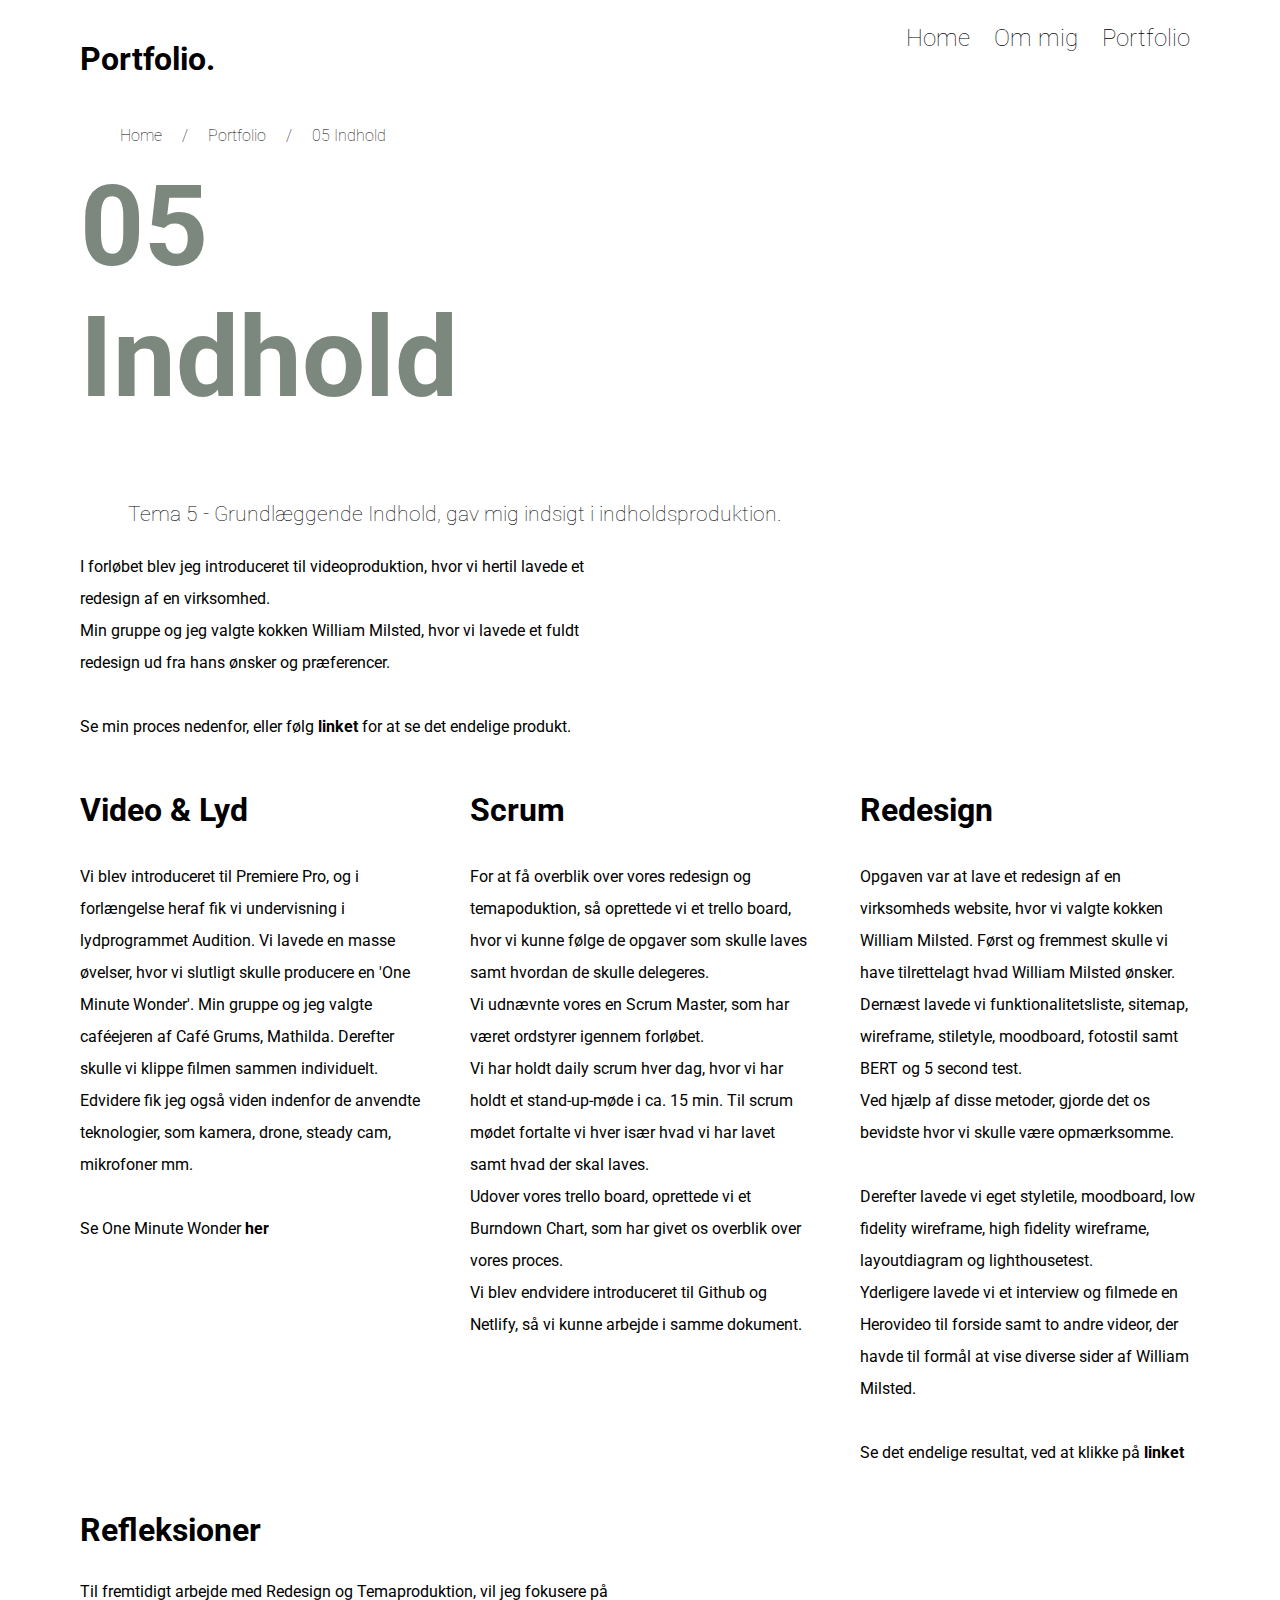
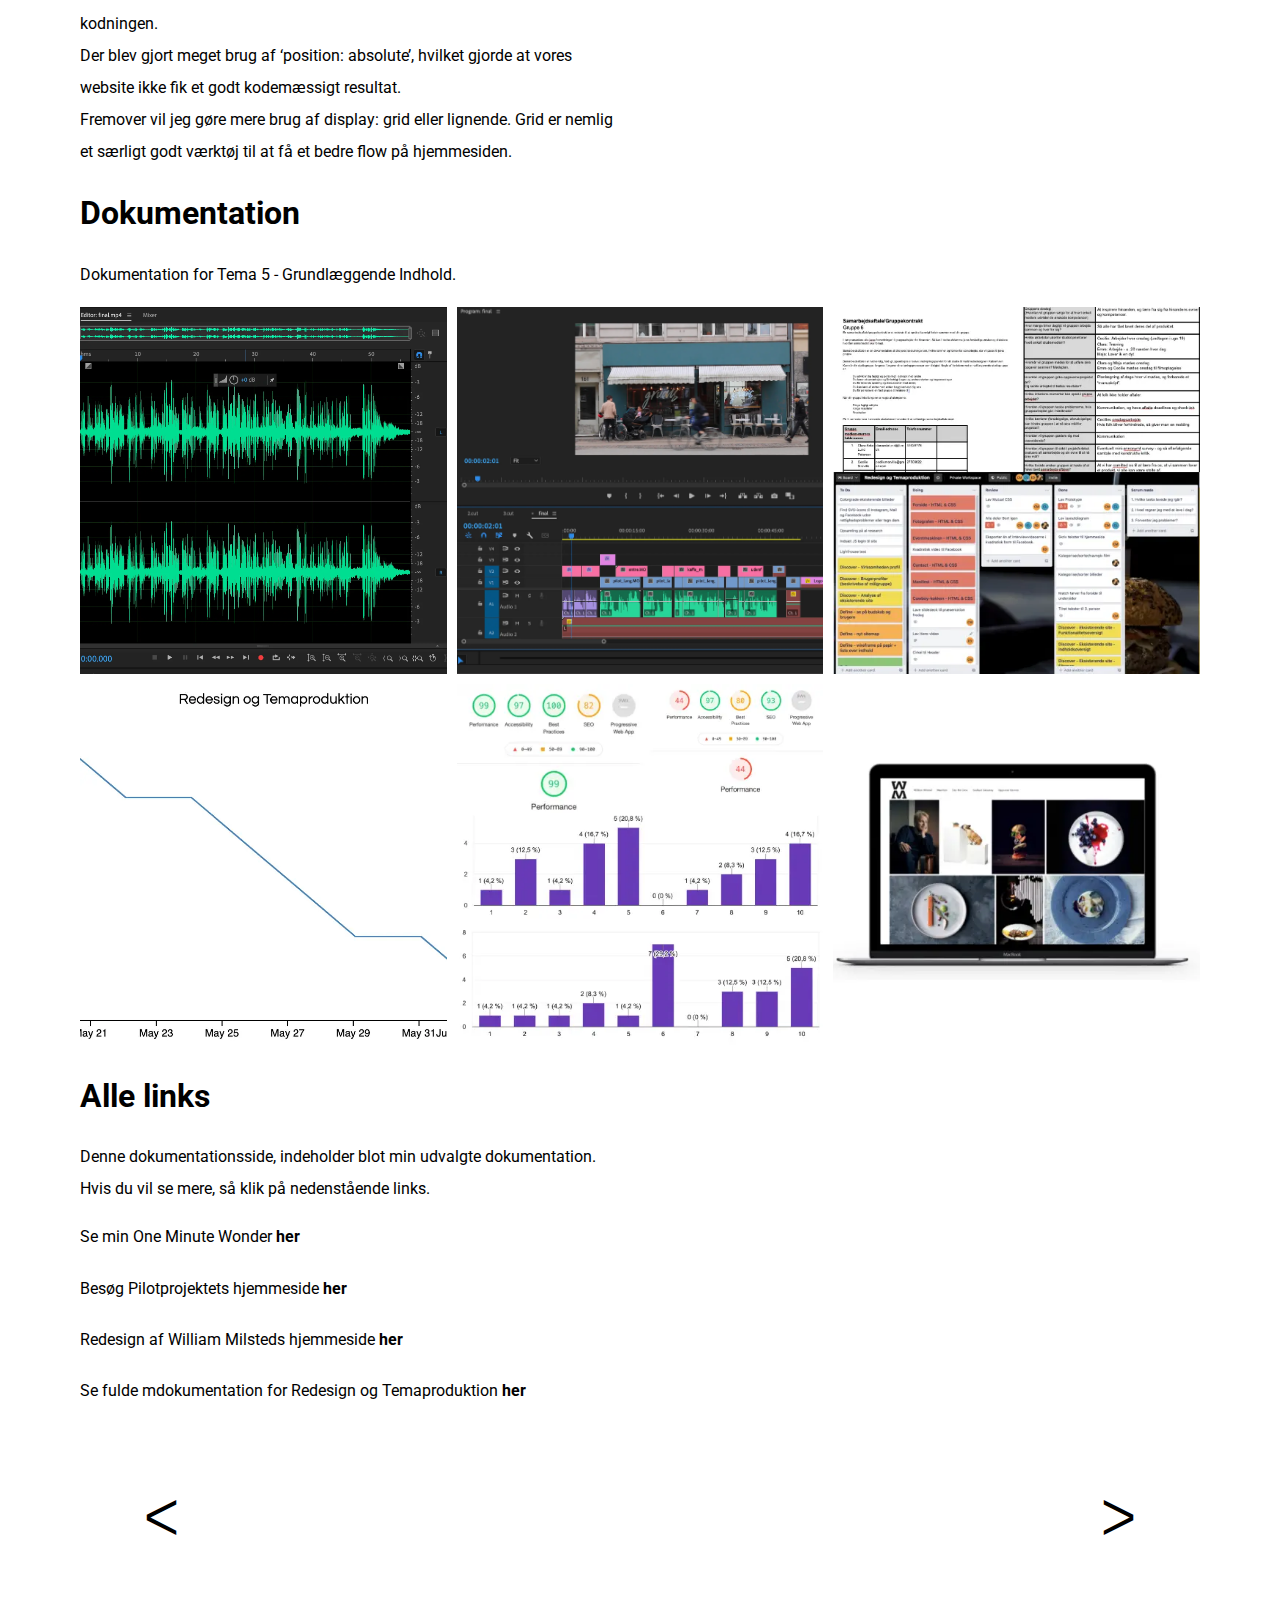
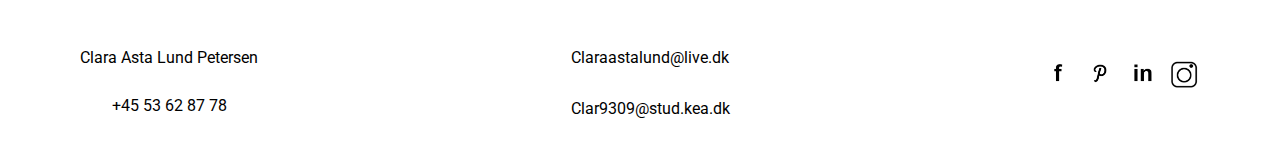
<file: 05_indhold.html>
<!DOCTYPE html>
<html lang="en">
  <head>
    <meta charset="UTF-8" />
    <meta http-equiv="X-UA-Compatible" content="IE=edge" />
    <meta name="viewport" content="width=device-width, initial-scale=1.0" />
    <meta
      name="keywords"
      content="multimediedesigner, kea, københavns erhvervsøkonomi, portfolio, refleksioner, om mig, test, website"
    />
    <link rel="preconnect" href="https://fonts.gstatic.com" />
    <link
      href="https://fonts.googleapis.com/css2?family=Roboto:ital,wght@0,100;0,400;0,900;1,300&display=swap"
      rel="stylesheet"
    />
    <link rel="stylesheet" href="style.css" />
    <link rel="icon" href="home_img/ikon.svg" />
    <title>05 Indhold</title>
  </head>
  <body>
    <header>
      <a href="index.html"> <h3>Portfolio.</h3></a>

      <nav>
        <div id="menuknap">☰</div>
        <ul id="menu" class="hidden">
          <li><a href="index.html">Home</a></li>
          <li><a href="cv.html">Om mig</a></li>
          <li><a href="portfolio.html">Portfolio</a></li>
        </ul>
      </nav>
    </header>
    <main>
      <section id="indhold_section">
        <ul class="breadcrumb">
          <li><a href="index.html">Home</a></li>
          <li><a href="portfolio.html">Portfolio</a></li>
          <li>05 Indhold</li>
        </ul>

        <h1>05 <br />Indhold</h1>
        <div class="intro_tekst">
          <p class="citat">
            Tema 5 - Grundlæggende Indhold, gav mig indsigt i
            indholdsproduktion.
          </p>
          <p>
            I forløbet blev jeg introduceret til videoproduktion, hvor vi hertil
            lavede et redesign af en virksomhed.
            <br />
            Min gruppe og jeg valgte kokken William Milsted, hvor vi lavede et
            fuldt redesign ud fra hans ønsker og præferencer. <br />
            <br />
            Se min proces nedenfor, eller følg
            <a
              href="https://60b89030c8f776c9ce5c5b78--william-milsted.netlify.app/"
              ><b>linket</b></a
            >
            for at se det endelige produkt.
          </p>
        </div>
        <div class="section_wrapper">
          <div class="col">
            <div class="top">
              <h3>Video & Lyd</h3>
              <p>
                Vi blev introduceret til Premiere Pro, og i forlængelse heraf
                fik vi undervisning i lydprogrammet Audition. Vi lavede en masse
                øvelser, hvor vi slutligt skulle producere en 'One Minute
                Wonder'. Min gruppe og jeg valgte caféejeren af Café Grums,
                Mathilda. Derefter skulle vi klippe filmen sammen individuelt.
                Edvidere fik jeg også viden indenfor de anvendte teknologier,
                som kamera, drone, steady cam, mikrofoner mm. <br />
                <br />
                <a
                  href="http://claralund.dk/kea/05_content/01_pilot/01_pilot_claralund/final.mp4"
                  >Se One Minute Wonder <b>her</b>
                </a>
              </p>
            </div>
          </div>
          <div class="col">
            <div class="top">
              <h3>Scrum</h3>
              <p>
                For at få overblik over vores redesign og temapoduktion, så
                oprettede vi et trello board, hvor vi kunne følge de opgaver som
                skulle laves samt hvordan de skulle delegeres.
                <br />
                Vi udnævnte vores en Scrum Master, som har været ordstyrer
                igennem forløbet.
                <br />
                Vi har holdt daily scrum hver dag, hvor vi har holdt et
                stand-up-møde i ca. 15 min. Til scrum mødet fortalte vi hver
                især hvad vi har lavet samt hvad der skal laves.
                <br />
                Udover vores trello board, oprettede vi et Burndown Chart, som
                har givet os overblik over vores proces.

                <br />
                Vi blev endvidere introduceret til Github og Netlify, så vi
                kunne arbejde i samme dokument.
              </p>
            </div>
          </div>
          <div class="col">
            <div class="top">
              <h3>Redesign</h3>
              <p>
                Opgaven var at lave et redesign af en virksomheds website, hvor
                vi valgte kokken William Milsted. Først og fremmest skulle vi
                have tilrettelagt hvad William Milsted ønsker. Dernæst lavede vi
                funktionalitetsliste, sitemap, wireframe, stiletyle, moodboard,
                fotostil samt BERT og 5 second test. <br />
                Ved hjælp af disse metoder, gjorde det os bevidste hvor vi
                skulle være opmærksomme. <br />
                <br />
                Derefter lavede vi eget styletile, moodboard, low fidelity
                wireframe, high fidelity wireframe, layoutdiagram og
                lighthousetest.
                <br />
                Yderligere lavede vi et interview og filmede en Herovideo til
                forside samt to andre videor, der havde til formål at vise
                diverse sider af William Milsted. <br />
                <br />
                Se det endelige resultat, ved at klikke på
                <a
                  href="https://60b89030c8f776c9ce5c5b78--william-milsted.netlify.app/"
                  ><b>linket</b></a
                >
              </p>
            </div>
          </div>
        </div>

        <!-- Reflektioner -->
      </section>
      <section id="refleksion_section">
        <h2>Refleksioner</h2>
        <p>
          Til fremtidigt arbejde med Redesign og Temaproduktion, vil jeg
          fokusere på kodningen. <br />
          Der blev gjort meget brug af ‘position: absolute’, hvilket gjorde at
          vores website ikke fik et godt kodemæssigt resultat. <br />
          Fremover vil jeg gøre mere brug af display: grid eller lignende. Grid
          er nemlig et særligt godt værktøj til at få et bedre flow på
          hjemmesiden.
        </p>
      </section>

      <!-- Dokumentation -->

      <section id="doku_section">
        <h2>Dokumentation</h2>
        <p>Dokumentation for Tema 5 - Grundlæggende Indhold.</p>

        <div class="section_wrapper">
          <div class="doku1">
            <img
              src="05_indhold/audition.webp"
              alt="img1"
              style="width: 100%"
            />
          </div>
          <div class="doku2">
            <img
              src="05_indhold/premierepro.webp"
              alt="img1"
              style="width: 100%"
            />
          </div>
          <div class="doku3">
            <img src="05_indhold/scrum.webp" alt="img2" style="width: 100%" />
          </div>
          <div class="doku4">
            <img
              src="05_indhold/burndownchart.webp"
              alt="img3"
              style="width: 100%"
            />
          </div>
          <div class="doku5">
            <img src="05_indhold/test.webp" alt="img4" style="width: 100%" />
          </div>
          <div class="doku6">
            <img
              src="05_indhold/williammilsted.webp"
              alt="img5"
              style="width: 100%"
            />
          </div>
        </div>
      </section>

      <section id="links">
        <div class="col_tekst">
          <h2>Alle links</h2>
          <p>
            Denne dokumentationsside, indeholder blot min udvalgte
            dokumentation. Hvis du vil se mere, så klik på nedenstående links.
          </p>
        </div>
        <p>
          <a
            href="http://claralund.dk/kea/05_content/01_pilot/01_pilot_claralund/final.mp4"
            >Se min One Minute Wonder <b>her</b>
          </a>
        </p>

        <p>
          <a
            href="http://claralund.dk/kea/05_content/01_pilot/01_pilot_claralund/index.html"
            >Besøg Pilotprojektets hjemmeside <b>her</b>
          </a>
        </p>

        <p>
          <a
            href="https://60b89030c8f776c9ce5c5b78--william-milsted.netlify.app/"
            >Redesign af William Milsteds hjemmeside <b>her</b>
          </a>
        </p>

        <p>
          <a
            href="https://xd.adobe.com/view/6af0858d-5067-4c56-a497-fd2d161818e1-3fa3/?fullscreen"
            >Se fulde mdokumentation for Redesign og Temaproduktion <b>her</b>
          </a>
        </p>
      </section>

      <section id="side_skift">
        <a href="04_animation.html">ᐸ</a>
        <a href="06_portfolio.html">ᐳ</a>
      </section>

      <section id="footer">
        <div class="telefon">
          <p>Clara Asta Lund Petersen</p>
          <p>
            <a href="tel:+4553628778">+45 53 62 87 78</a>
          </p>
        </div>

        <div class="mail">
          <p>
            <a href="mailto:claraastalund@live.dk">Claraastalund@live.dk</a>
          </p>
          <p>
            <a href="mailto:clar9309@stud.kea.dk">Clar9309@stud.kea.dk</a>
          </p>
        </div>

        <div class="sociale_medier">
          <div class="facebook">
            <a href="https://www.facebook.com/clara.lundpetersen.5">
              <img src="home_img/facebook.png" alt="facebook" />
            </a>
          </div>

          <div class="pinterest">
            <a href="https://www.pinterest.dk/claraastalund/_saved/">
              <img src="home_img/pinterest.png" alt="pinterest" />
            </a>
          </div>
          <div class="linkedin">
            <a href="https://www.linkedin.com/feed/">
              <img src="home_img/linkedin.png" alt="linkedin"
            /></a>
          </div>
          <div class="instagram">
            <a href="https://www.instagram.com/claralundp/">
              <img src="home_img/instagram.png" alt="instagram" />
            </a>
          </div>
        </div>
      </section>
    </main>
    <script src="script.js"></script>
  </body>
</html>
</file>
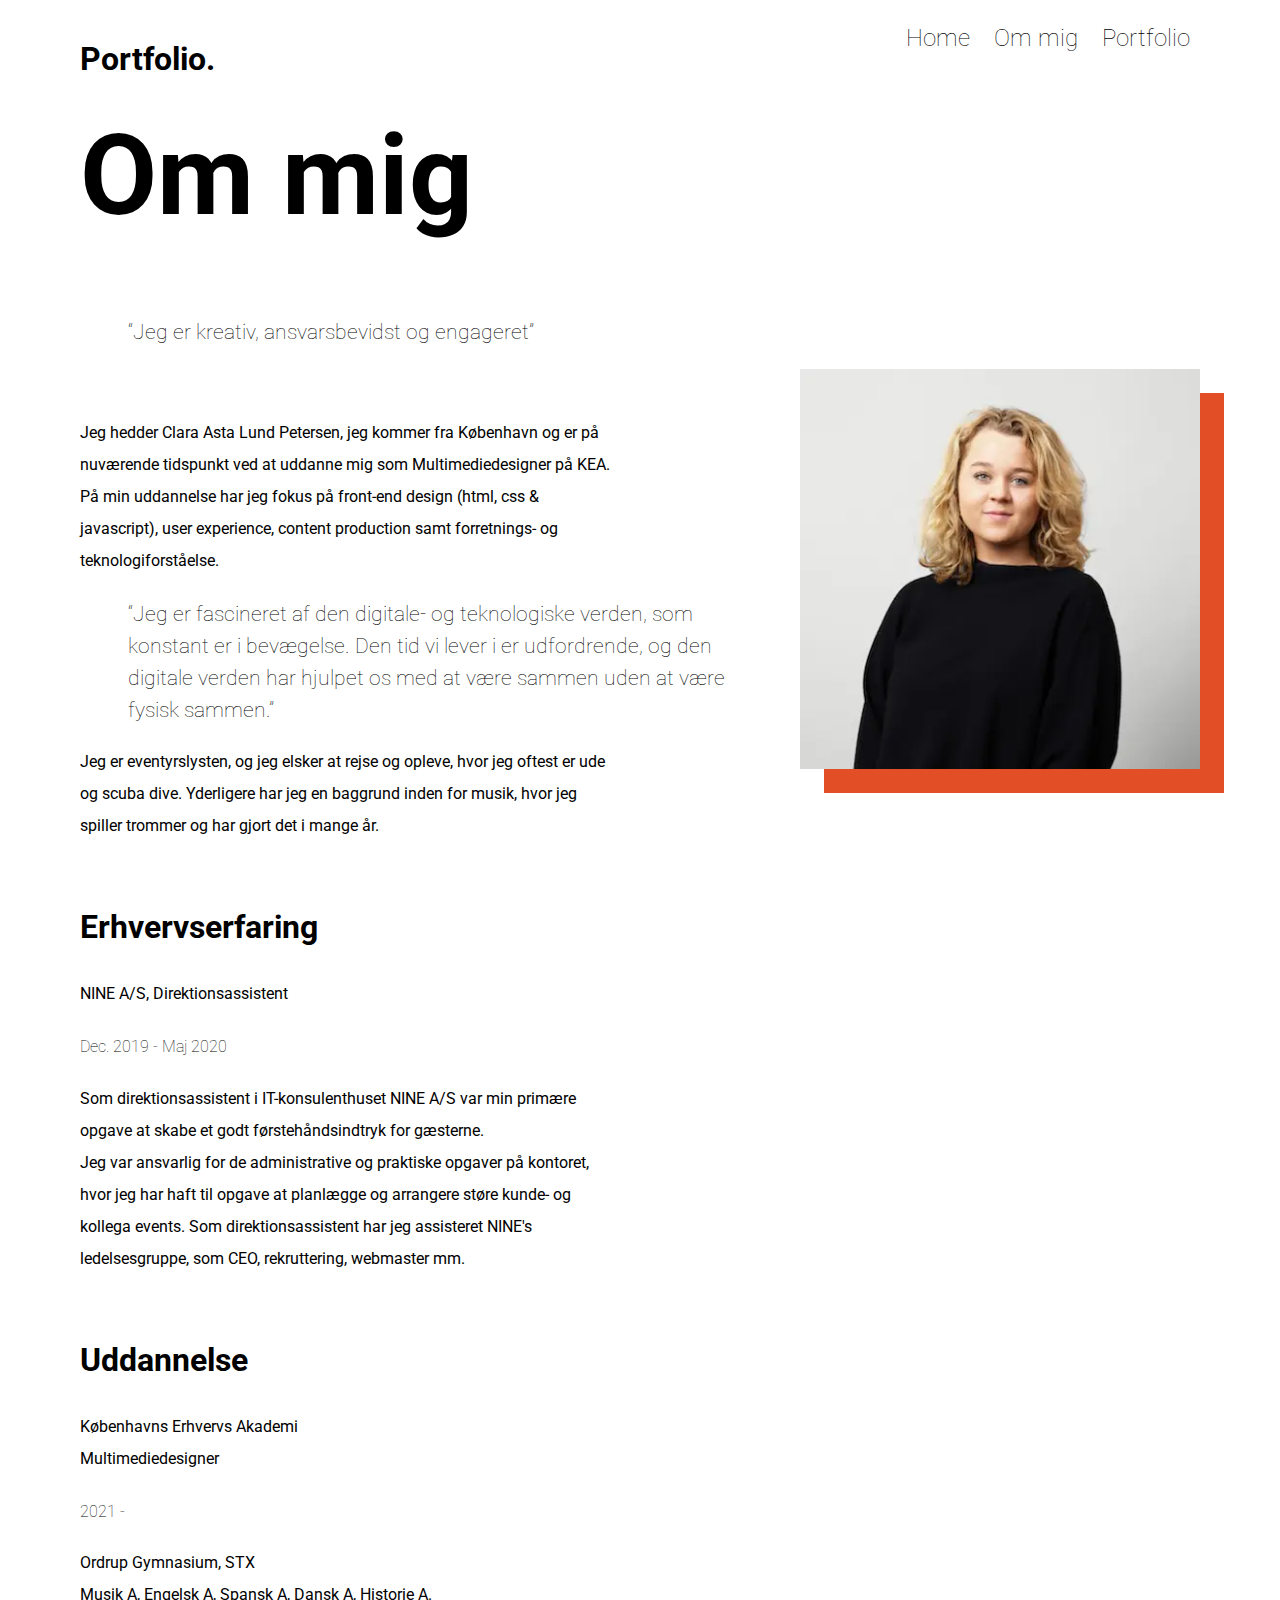
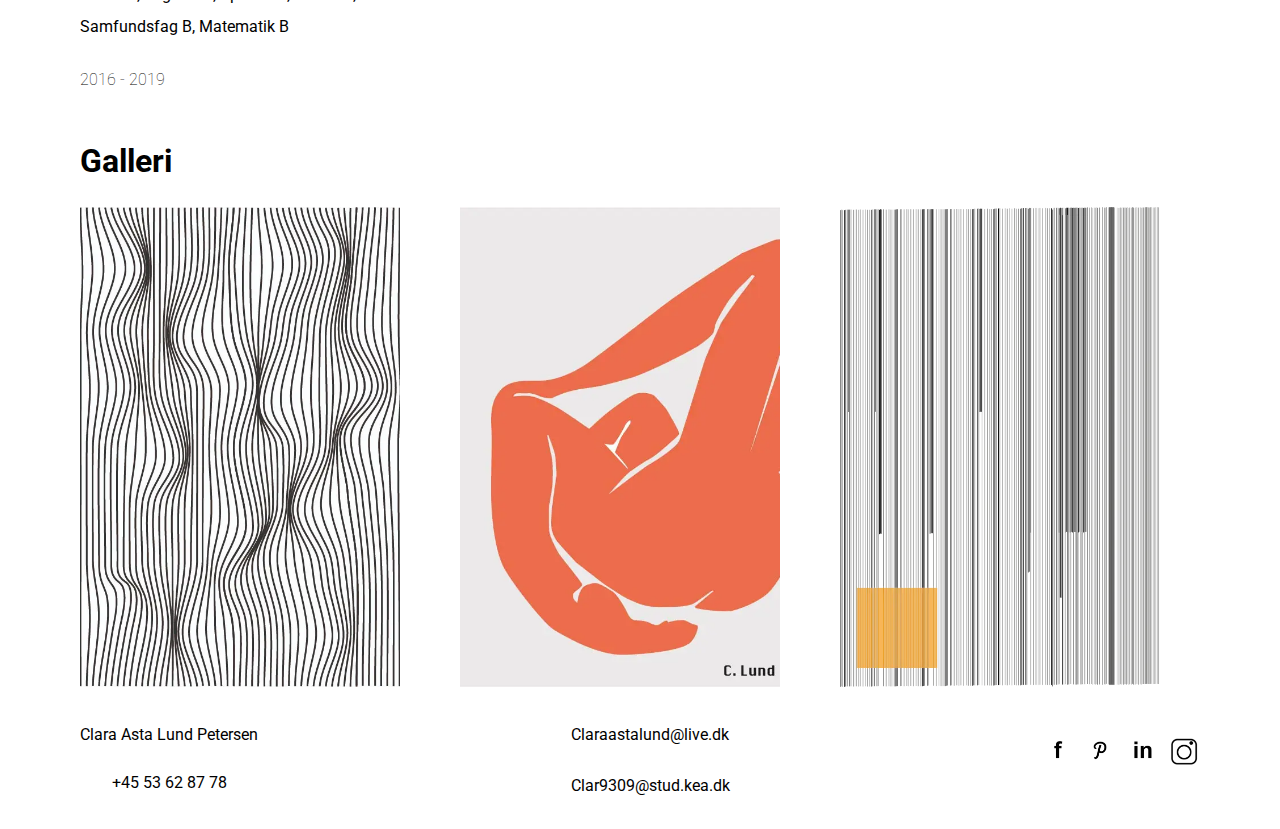
<file: cv.html>
<!DOCTYPE html>
<html lang="en">
  <head>
    <meta charset="UTF-8" />
    <meta http-equiv="X-UA-Compatible" content="IE=edge" />
    <meta name="viewport" content="width=device-width, initial-scale=1.0" />
    <meta
      name="keywords"
      content="multimediedesigner, kea, københavns erhvervsøkonomi, portfolio, refleksioner, om mig, test, website"
    />
    <link rel="preconnect" href="https://fonts.gstatic.com" />
    <link
      href="https://fonts.googleapis.com/css2?family=Roboto:ital,wght@0,100;0,400;0,900;1,300&display=swap"
      rel="stylesheet"
    />
    <link rel="stylesheet" href="style.css" />
    <link rel="icon" href="home_img/ikon.svg" />
    <title>Om mig</title>
  </head>
  <body>
    <header>
      <a href="index.html"> <h3>Portfolio.</h3></a>
      <nav>
        <div id="menuknap">☰</div>
        <ul id="menu" class="hidden">
          <li><a href="index.html">Home</a></li>
          <li><a href="cv.html">Om mig</a></li>
          <li><a href="portfolio.html">Portfolio</a></li>
        </ul>
      </nav>
    </header>

    <main>
      <section id="cv_section">
        <h1>Om mig</h1>
        <p class="citat">“Jeg er kreativ, ansvarsbevidst og engageret”</p>
        <div class="section_wrapper">
          <div class="col_img">
            <img src="om_img/mig.webp" alt="Mig" />
          </div>
          <div class="col_tekst">
            <p class="tekst_img">
              Jeg hedder Clara Asta Lund Petersen, jeg kommer fra København og
              er på nuværende tidspunkt ved at uddanne mig som
              Multimediedesigner på KEA. På min uddannelse har jeg fokus på
              front-end design (html, css & javascript), user experience,
              content production samt forretnings- og teknologiforståelse.
            </p>
            <p class="citat">
              “Jeg er fascineret af den digitale- og teknologiske verden, som
              konstant er i bevægelse. Den tid vi lever i er udfordrende, og den
              digitale verden har hjulpet os med at være sammen uden at være
              fysisk sammen.”
            </p>
            <p>
              Jeg er eventyrslysten, og jeg elsker at rejse og opleve, hvor jeg
              oftest er ude og scuba dive. Yderligere har jeg en baggrund inden
              for musik, hvor jeg spiller trommer og har gjort det i mange år.
            </p>
            <br />
            <h3>Erhvervserfaring</h3>
            <p>
              NINE A/S, Direktionsassistent
              <br />
            </p>
            <h5>Dec. 2019 - Maj 2020</h5>
            <p>
              Som direktionsassistent i IT-konsulenthuset NINE A/S var min
              primære opgave at skabe et godt førstehåndsindtryk for gæsterne.
              <br />
              Jeg var ansvarlig for de administrative og praktiske opgaver på
              kontoret, hvor jeg har haft til opgave at planlægge og arrangere
              støre kunde- og kollega events. Som direktionsassistent har jeg
              assisteret NINE's ledelsesgruppe, som CEO, rekruttering, webmaster
              mm.
            </p>
            <br />
            <h3>Uddannelse</h3>
            <p>
              Københavns Erhvervs Akademi
              <br />
              Multimediedesigner
            </p>
            <h5>2021 -</h5>

            <p>
              Ordrup Gymnasium, STX
              <br />
              Musik A, Engelsk A, Spansk A, Dansk A, Historie A.
              <br />
              Samfundsfag B, Matematik B
            </p>
            <h5>2016 - 2019</h5>
          </div>
        </div>
      </section>
      <section id="galleri_img">
        <h2>Galleri</h2>
        <div class="section_wrapper">
          <div class="galleri1">
            <img src="om_img/striber.webp" alt="Mig" />
          </div>
          <div class="galleri2">
            <img src="om_img/orangedame.webp" alt="Mig" />
          </div>
          <div class="galleri3">
            <img src="om_img/tæppe-1.webp" alt="Mig" />
          </div>
        </div>
      </section>

      <section id="footer">
        <div class="telefon">
          <p>Clara Asta Lund Petersen</p>
          <p>
            <a href="tel:+4553628778">+45 53 62 87 78</a>
          </p>
        </div>

        <div class="mail">
          <p>
            <a href="mailto:claraastalund@live.dk">Claraastalund@live.dk</a>
          </p>
          <p>
            <a href="mailto:clar9309@stud.kea.dk">Clar9309@stud.kea.dk</a>
          </p>
        </div>

        <div class="sociale_medier">
          <div class="facebook">
            <a href="https://www.facebook.com/clara.lundpetersen.5">
              <img src="home_img/facebook.png" alt="facebook" />
            </a>
          </div>

          <div class="pinterest">
            <a href="https://www.pinterest.dk/claraastalund/_saved/">
              <img src="home_img/pinterest.png" alt="pinterest" />
            </a>
          </div>
          <div class="linkedin">
            <a href="https://www.linkedin.com/feed/">
              <img src="home_img/linkedin.png" alt="linkedin"
            /></a>
          </div>
          <div class="instagram">
            <a href="https://www.instagram.com/claralundp/">
              <img src="home_img/instagram.png" alt="instagram" />
            </a>
          </div>
        </div>
      </section>
    </main>
    <script src="script.js"></script>
  </body>
</html>
</file>
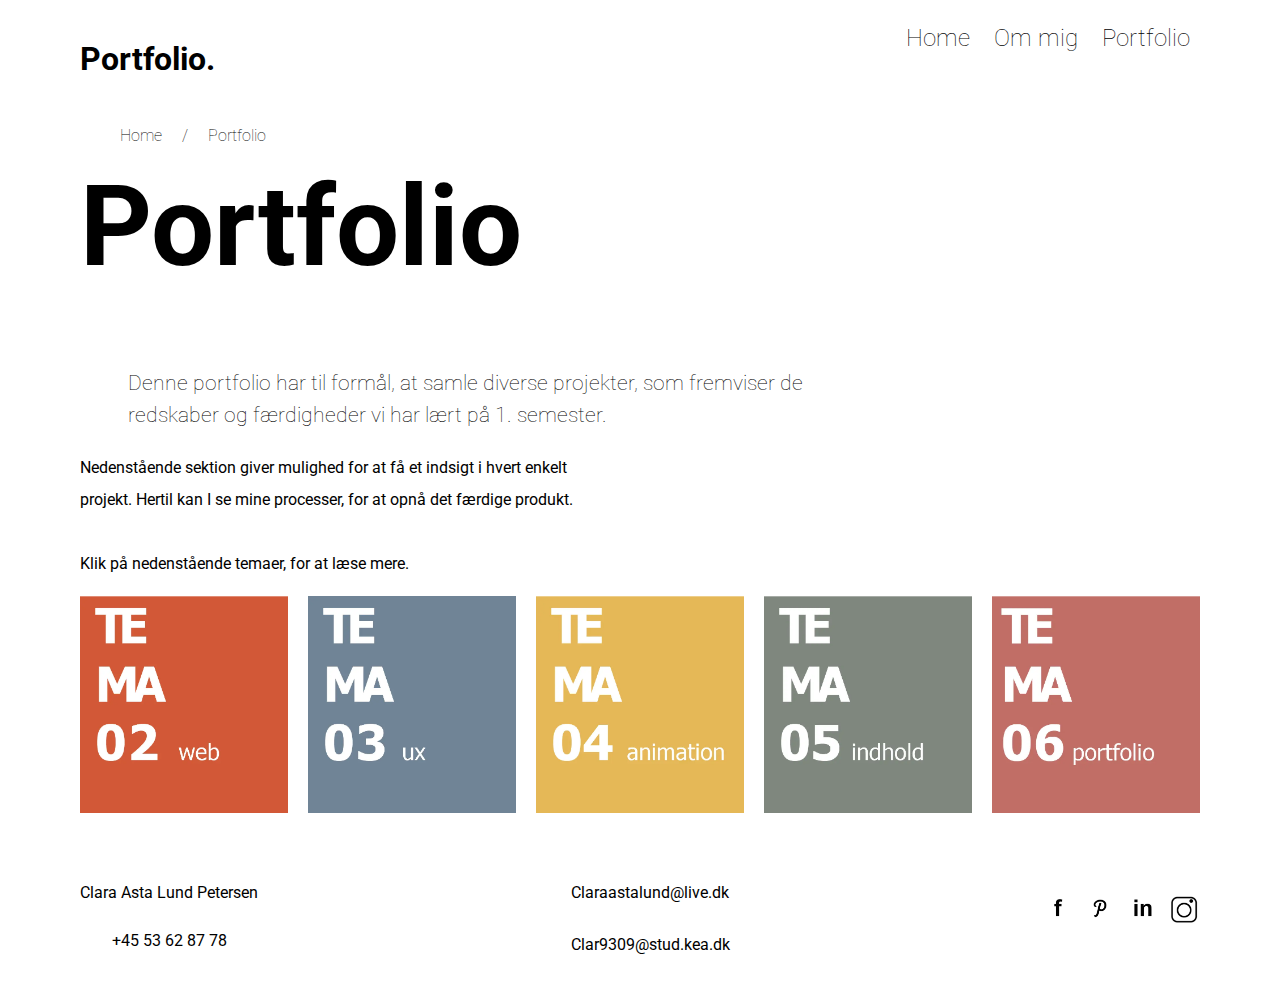
<file: portfolio.html>
<!DOCTYPE html>
<html lang="en">
  <head>
    <meta charset="UTF-8" />
    <meta http-equiv="X-UA-Compatible" content="IE=edge" />
    <meta name="viewport" content="width=device-width, initial-scale=1.0" />
    <meta
      name="keywords"
      content="multimediedesigner, kea, københavns erhvervsøkonomi, portfolio, refleksioner, om mig, test, website"
    />
    <link rel="preconnect" href="https://fonts.gstatic.com" />
    <link
      href="https://fonts.googleapis.com/css2?family=Roboto:ital,wght@0,100;0,400;0,900;1,300&display=swap"
      rel="stylesheet"
    />
    <meta
      name="keywords"
      content="multimediedesigner, portfolio, refleksioner, om mig, test, website"
    />
    <link rel="stylesheet" href="style.css" />
    <link rel="icon" href="home_img/ikon.svg" />
    <title>Portfolio</title>
  </head>
  <body>
    <header>
      <a href="index.html"> <h3>Portfolio.</h3></a>
      <nav>
        <div id="menuknap">☰</div>
        <ul id="menu" class="hidden">
          <li><a href="index.html">Home</a></li>
          <li><a href="cv.html">Om mig</a></li>
          <li><a href="portfolio.html">Portfolio</a></li>
        </ul>
      </nav>
    </header>
    <main>
      <!-- Tekst på portfolio side -->
      <section id="portfolio_section">
        <ul class="breadcrumb">
          <li><a href="index.html">Home</a></li>
          <li>Portfolio</li>
        </ul>

        <h1>Portfolio</h1>
        <p class="citat">
          Denne portfolio har til formål, at samle diverse projekter, som
          fremviser de redskaber og færdigheder vi har lært på 1. semester.
        </p>
        <p>
          Nedenstående sektion giver mulighed for at få et indsigt i hvert
          enkelt projekt. Hertil kan I se mine processer, for at opnå det
          færdige produkt. <br />
          <br />
          Klik på nedenstående temaer, for at læse mere.
        </p>
      </section>
      <!-- TEMAOVERSIGT på portfolio side -->

      <section id="portfolio_img">
        <div class="section_wrapper">
          <div class="tema2">
            <a href="02_web.html">
              <img src="portfolio_img/tema2.webp" alt="tema" />
            </a>
          </div>

          <div class="tema3">
            <a href="03_ux.html">
              <img src="portfolio_img/tema3.webp" alt="tema" />
            </a>
          </div>
          <div class="tema4">
            <a href="04_animation.html">
              <img src="portfolio_img/tema4.webp" alt="tema" />
            </a>
          </div>
          <div class="tema5">
            <a href="05_indhold.html">
              <img src="portfolio_img/tema5.webp" alt="tema" />
            </a>
          </div>
          <div class="tema6">
            <a href="06_portfolio.html">
              <img src="portfolio_img/tema6.webp" alt="tema" />
            </a>
          </div>
        </div>
      </section>

      <section id="footer">
        <div class="telefon">
          <p>Clara Asta Lund Petersen</p>
          <p>
            <a href="tel:+4553628778">+45 53 62 87 78</a>
          </p>
        </div>

        <div class="mail">
          <p>
            <a href="mailto:claraastalund@live.dk">Claraastalund@live.dk</a>
          </p>
          <p>
            <a href="mailto:clar9309@stud.kea.dk">Clar9309@stud.kea.dk</a>
          </p>
        </div>

        <div class="sociale_medier">
          <div class="facebook">
            <a href="https://www.facebook.com/clara.lundpetersen.5">
              <img src="home_img/facebook.png" alt="facebook" />
            </a>
          </div>

          <div class="pinterest">
            <a href="https://www.pinterest.dk/claraastalund/_saved/">
              <img src="home_img/pinterest.png" alt="pinterest" />
            </a>
          </div>
          <div class="linkedin">
            <a href="https://www.linkedin.com/feed/">
              <img src="home_img/linkedin.png" alt="linkedin"
            /></a>
          </div>
          <div class="instagram">
            <a href="https://www.instagram.com/claralundp/">
              <img src="home_img/instagram.png" alt="instagram" />
            </a>
          </div>
        </div>
      </section>
    </main>
    <script src="script.js"></script>
  </body>
</html>
</file>
<file: style.css>
* {
  box-sizing: border-box;
}

img {
  display: block;
  width: 100%;
  height: auto;
  object-fit: cover;
}

.index {
  display: grid;
  grid-template-columns: 2fr minmax(0, 12000px) 2fr;
  gap: 10px;
}

.index > body {
  grid-column: 2/3;
}

/* Magn på mobile  */

body {
  margin-left: 2rem;
  margin-right: 2rem;
}

/* ------------------------------Regler for hele sitet------------------------------------  */
/* Overskrift */
h1 {
  font-family: "Roboto", sans-serif;
  font-size: clamp(5rem, 5.3vw + 3.7rem, 7rem);
  margin-top: 0%;
}
h2 {
  font-family: "Roboto", sans-serif;
  font-size: clamp(1.5rem, 5.3vw - 0.3rem, 2rem);
}
h3 {
  font-family: "Roboto", sans-serif;
  font-size: clamp(1.5rem, 5.3vw - 1.3rem, 2rem);
}

/* Dato - Erhvervserfaring */

h5 {
  font-family: "Roboto", sans-serif;
  font-size: 1rem;
  font-weight: 100;
}

/* Paragraf */

p {
  font-family: "Roboto", sans-serif;
  font-size: 1rem;
  max-width: 60ch;
  line-height: 2rem;
  /* line-height: 2rem; */
}
/* A tags  */

a {
  text-decoration: none;
  color: var(--black);
}

/* Citater  */

.citat {
  margin-left: 3rem;
  margin-right: 3rem;
  font-family: "Roboto", sans-serif;
  font-weight: 100;
  font-size: 1.3rem;
}

/* Side skift mellem portfolio siderne  */

#side_skift {
  display: flex;
  font-size: clamp(1rem, 10.7vw - 3.7rem, 3rem);
  justify-content: space-between;
  padding: 4rem;
}

/* ------------------------------Variabler------------------------------------  */

html {
  --black: #000000;
  --white: #ffffff;
  --blue: #6b8498;
  --yellow: #ecb73f;
  --green: #7c887d;
  --red: #e24f27;
  --pink: #c16d66;

  scroll-behavior: smooth;
}

/* ------------------------------Navigation------------------------------------  */
header {
  display: flex;
  font-family: "Roboto", sans-serif;
  justify-content: space-between;
  overflow: hidden;
}

nav {
  display: grid;
  text-align: end;
}

/* Burger menu */

/* Menuen er der stadig, men den er usynling */
/* Ved transform er den ude til venstre, dvs. hvis man fjerne transform og opacity, er de der stadig */
.hidden {
  opacity: 0;
  transform: translateX(100%);
}

#menuknap {
  display: inline-block;
  font-size: 3rem;
}

#menu li a {
  font-family: "Roboto", sans-serif;
  font-size: 1.5rem;
  color: var(--black);
  padding: 10px;
  font-weight: 100;
}

/* Styler menuen  */
/* ved transform og transition, så gør jeg at de flyver ind fra siden, hvor den så tager 
udgangspunkt i top og left */
#menu {
  list-style-type: none;
  transition: transform 0.3s;
  transform-origin: top right;
}

#menu a {
  text-decoration: none;
}
/* navigation ved hover i mobile  */

nav ul li::after {
  content: "";
  width: 0%;
  height: 0.2rem;
  background: var(--red);
  display: block;
  margin: auto;
  transition: 0.5s;
}

nav ul li:hover::after {
  width: 100%;
}

/* ------------------------------Footer------------------------------------  */
#footer {
  justify-content: center;
  padding-top: 1rem;
}

.sociale_medier {
  padding-top: 2rem;
  display: flex;
  justify-content: center;
  gap: 10px;
}
.sociale_medier img {
  width: 2rem;
}
.sociale_medier img:hover {
  box-shadow: 0 12px 16px 0 rgba(0, 0, 0, 0.24),
    0 17px 50px 0 rgba(0, 0, 0, 0.19);
}

.telefon {
  text-align: center;
}

.mail {
  text-align: center;
}

/* ----------------------------------------------Sections---------------------------------------------------  */

/* -------------------------------HOME section---------------------------------- */

/* Jeg laver et grid til min home section, så mine tekster kan
få hver sin plads*/

#home_section {
  display: grid;
  grid-template-columns: repeat(8, 1fr);
  grid-template-rows: repeat(8, 1fr);
  background-image: url(home_img/splash100.png);
  grid-column: 1 / 8;
  grid-row: 1 / 8;
  background-size: cover;
  height: 39rem;
  width: 100%;
  background-position: 58% 8%;
}
#home_section .intro {
  grid-column: 6/6;
  grid-row: 5/7;
  color: var(--black);
  font-size: 2rem;
  font-family: "Roboto", sans-serif;
}
#home_section h1 {
  color: var(--red);
  font-family: "Roboto", sans-serif;
  font-size: clamp(4rem, 16vw - 3rem, 7rem);
}

.h1_1 {
  grid-column: 1/6;
  grid-row: 5/3;
}

.h1_2 {
  grid-column: 1/6;
  grid-row: 4/9;
}

.h1_3 {
  grid-column: 1/6;
  grid-row: 5/7;
}

/* Pil_Ned sektion */

#home_section a {
  font-size: 4rem;
  grid-column: 5/6;
  grid-row: 7/8;
}

#genveje_img {
  display: grid;
  grid-template-columns: auto 1fr auto;
  padding-bottom: 2rem;
}

#genveje_img .section_wrapper {
  grid-gap: 20px;
  display: grid;
  grid-template-columns: 1fr 1fr;
  grid-gap: 20px;
}

#genveje_img img:hover {
  box-shadow: 0 12px 16px 0 rgba(0, 0, 0, 0.24),
    0 17px 50px 0 rgba(0, 0, 0, 0.19);
}

.tema2,
.tema3,
.tema4,
.tema5,
.tema6 {
  padding-bottom: 2rem;
}
/* -------------------------------OM MIG / CV ---------------------------------- */

#galleri_img .section_wrapper {
  display: grid;
  grid-template-columns: 1fr 1fr;
  grid-gap: 20px;
}

.col_img {
  box-shadow: 24px 24px 0px 0px var(--red);
}

.col_img img:hover {
  filter: grayscale(100%);
}

.tekst_img {
  margin-top: 3rem;
}

/* -------------------------------Portfolio---------------------------------- */

#portfolio_img {
  display: grid;
  grid-template-columns: auto 1fr auto;
}

#portfolio_img .section_wrapper {
  display: grid;
  grid-template-columns: 1fr 1fr;
  grid-gap: 20px;
}

#portfolio_img img:hover {
  box-shadow: 0 12px 16px 0 rgba(0, 0, 0, 0.24),
    0 17px 50px 0 rgba(0, 0, 0, 0.19);
}

/* -------------------------------02_web---------------------------------- */

#web_section h1 {
  color: var(--red);
}

/* -------------------------------03_UX---------------------------------- */

#ux_section h1 {
  color: var(--blue);
}

#produkt_img .section_wrapper {
  display: grid;
  grid-template-columns: 1fr 1fr 1fr;
  grid-gap: 10px;
}

#produkt_img img:hover {
  filter: grayscale(100%);
}

/* -------------------------------04_animation--------------------------------- */
#animation_section h1 {
  margin-top: 0;
  color: var(--yellow);
}

#animation_section {
  display: grid;
  margin-top: 10px;
}

/* -------------------------------05_indhold---------------------------------- */

#indhold_section h1 {
  color: var(--green);
  margin-top: 0;
}

/* -------------------------------06_portfolio---------------------------------- */

#portfolio06_section h1 {
  color: var(--pink);
  margin-top: 0;
}

/* -------------------------------Dokumentation---------------------------------- */

#doku_section .section_wrapper {
  display: grid;
  grid-template-columns: 1fr 1fr;
  grid-gap: 30px;
}

#doku_section img:hover {
  filter: grayscale(100%);
}

/* -------------------------------Brødkrumme sti---------------------------------- */

.breadcrumb li {
  display: inline;
  list-style: none;
  font-family: "Roboto", sans-serif;
  font-size: 1rem;
  font-weight: 100;
}

/* Li + Li betyder, at der skal være en skråstreg mellem listerne. */

.breadcrumb li + li:before {
  content: "/\00a0";
  color: var(--black);
  padding: 1rem;
}

.breadcrumb a {
  text-decoration: none;
  color: black;
}

ul.breadcrumb a:hover {
  font-weight: bold;
}
/* -------------------------------Responsiv / Desk top---------------------------------- */

/* Hvis skærmen er større end 600px  */

@media (min-width: 600px) {
  body {
    margin-left: 5rem;
    margin-right: 5rem;
  }
  /* menuknap vises ikke når skærmen er større end 600px */
  #menuknap {
    display: none;
  }
  /*id'et menu har klassen hidden, når skærmen er større en 600px, det vil sige at den ikke er
  usynling længere*/

  #menu.hidden {
    transform: translateX(0);
    opacity: 1;
  }

  /* Menuen ligger sig på linje i stor skærm */
  #menu li {
    display: inline-block;
  }

  .column {
    flex: 1;
    padding: 5px;
  }
  .row {
    display: flex;
  }
  /* Streg under tekst i navigation ved hover i desktop  */

  nav ul li::after:hover {
    content: "";
    width: 0%;
    height: 0.2rem;
    background: var(--red);
    display: block;
    margin: auto;
    transition: 0.5s;
  }

  nav ul li:hover::after {
    width: 100%;
  }
  /* -------------------------------HOME RESPONSIV---------------------------------- */
  #home_section a {
    font-size: 4rem;
    grid-column: 5/10;
  }

  #home_section {
    width: 100%;
    height: 44rem;
    display: grid;
    grid-template-columns: repeat(7, 1fr);
  }

  #home_section .intro {
    grid-column: 8/8;
    grid-row: 7/8;
  }

  .h1_1 {
    grid-column: 2/6;
    grid-row: 3/9;
  }

  .h1_2 {
    padding-top: 3rem;
    grid-column: 4/6;
    grid-row: 4/9;
  }

  .h1_3 {
    padding-top: 5rem;
    grid-column: 6/6;
    grid-row: 5/7;
  }

  #genveje_img {
    display: flex;
  }

  #genveje_img .section_wrapper {
    display: flex;
    grid-gap: 20px;
  }
  /* -------------------------------OM MIG SITE RESPONSIV---------------------------------- */

  #cv_section .section_wrapper {
    display: grid;
    grid-template-columns: repeat(3, 1fr);
  }

  .col_img {
    grid-column: 3/3;
    height: 25rem;
    width: 25rem;
  }

  .col_img {
    box-shadow: 24px 24px 0px 0px var(--red);
  }

  .col_img img:hover {
    filter: grayscale(100%);
  }

  .col_tekst {
    grid-column: 1/3;
    grid-row: 1/2;
  }

  /* Galleri section  */
  #galleri_img .section_wrapper {
    display: grid;
    grid-template-columns: repeat(3, 1fr);
  }
  #galleri_img img {
    width: 20rem;
    height: 30rem;
  }

  /* -------------------------------PORTFOLIO / TEMA OVERSIGT RESPONSIV---------------------------------- */

  #portfolio_img {
    display: flex;
  }

  #portfolio_img .section_wrapper {
    display: flex;
    grid-gap: 20px;
  }
  /* -------------------------------02_WEB RESPONSIV---------------------------------- */

  #web_section .section_wrapper {
    display: grid;
    grid-template-columns: repeat(3, 1fr);
    grid-gap: 50px;
  }

  #web_section .col {
    display: flex;
    flex-direction: column;
    justify-content: space-between;
  }

  /* -------------------------------03_UX RESPONSIV---------------------------------- */
  #ux_section .section_wrapper {
    display: grid;
    grid-template-columns: repeat(3, 1fr);
    grid-gap: 50px;
  }

  #ux_section .col {
    display: flex;
    flex-direction: column;
    justify-content: space-between;
  }

  /* -------------------------------04_animation RESPONSIV---------------------------------- */
  #animation_section .section_wrapper {
    display: grid;
    grid-template-columns: repeat(3, 1fr);
    grid-gap: 50px;
  }

  #animation_section .col {
    display: flex;
    flex-direction: column;
    justify-content: space-between;
  }

  /* -------------------------------05_Indhold RESPONSIV---------------------------------- */
  #indhold_section .section_wrapper {
    display: grid;
    grid-template-columns: repeat(3, 1fr);
    grid-gap: 50px;
  }

  #indhold_section .col {
    display: flex;
    flex-direction: column;
    justify-content: space-between;
  }

  /* -------------------------------06_portfolio RESPONSIV---------------------------------- */

  #portfolio06_section .section_wrapper {
    display: grid;
    grid-template-columns: repeat(3, 1fr);
    grid-gap: 50px;
  }

  #portfolio06_section .col {
    display: flex;
    flex-direction: column;
    justify-content: space-between;
  }

  /* -------------------------------Dokumentation---------------------------------- */

  #doku_section .section_wrapper {
    display: grid;
    grid-template-columns: repeat(3, 1fr);
    grid-gap: 10px;
  }

  #doku_section .col {
    display: flex;
    flex-direction: column;
  }

  /* -------------------------------Refleksion---------------------------------- */

  /* Responsiv footer  */
  #footer {
    display: flex;
    flex-wrap: wrap;
    justify-content: space-between;
  }
  .sociale_medier img:hover {
    box-shadow: 0 12px 16px 0 rgba(0, 0, 0, 0.24),
      0 17px 50px 0 rgba(0, 0, 0, 0.19);
  }

  .telefon {
    display: block;
  }
  .telefon a::after {
    content: "";
    width: 0%;
    height: 0.2rem;
    background: var(--red);
    display: block;
    margin: auto;
    transition: 0.5s;
  }

  .telefon a:hover:after {
    width: 100%;
  }

  .mail {
    display: block;
  }

  .mail a::after {
    content: "";
    width: 0%;
    height: 0.2rem;
    background: var(--red);
    display: block;
    margin: auto;
    transition: 0.5s;
  }

  .mail a:hover:after {
    width: 100%;
  }

  /* Links  */

  #links a::after {
    content: "";
    width: 0%;
    height: 0.2rem;
    background: var(--red);
    display: block;
    margin: auto;
    transition: 0.5s;
  }

  #links a:hover:after {
    width: 100%;
  }
}
</file>
